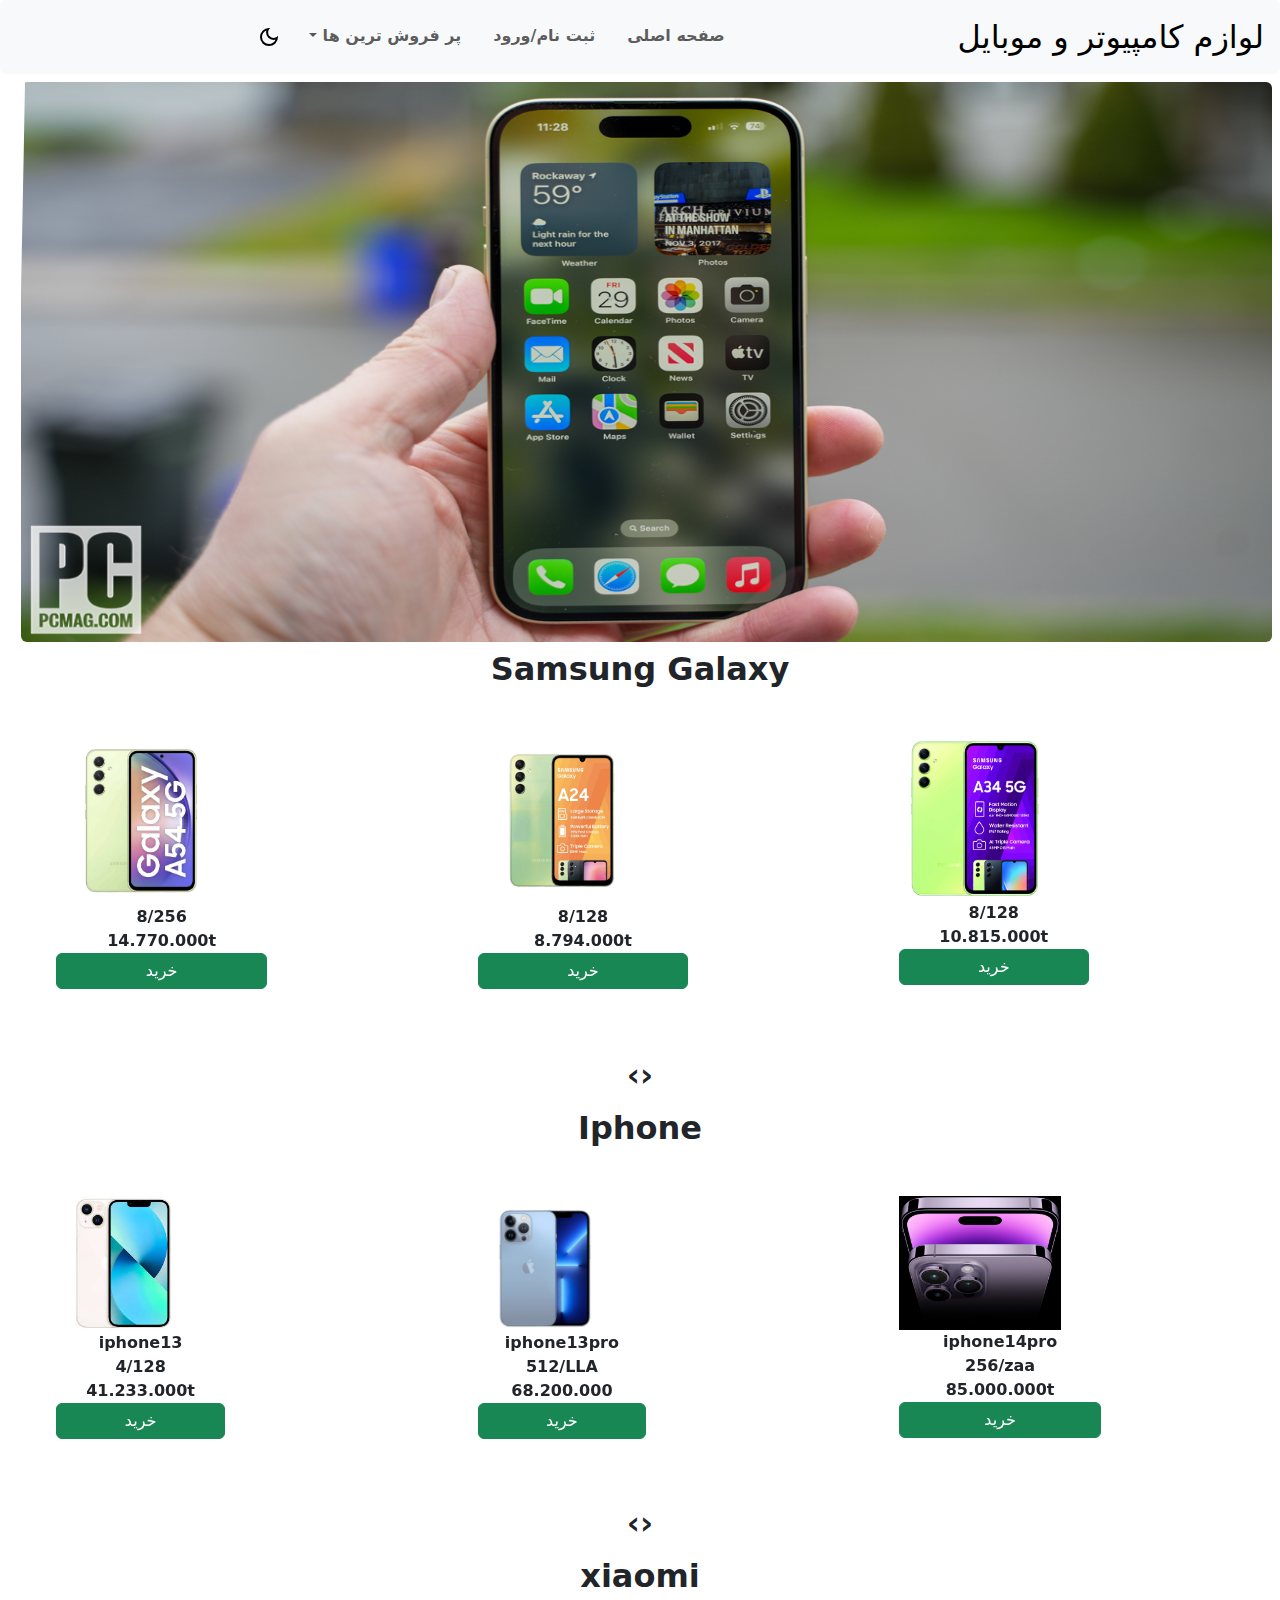
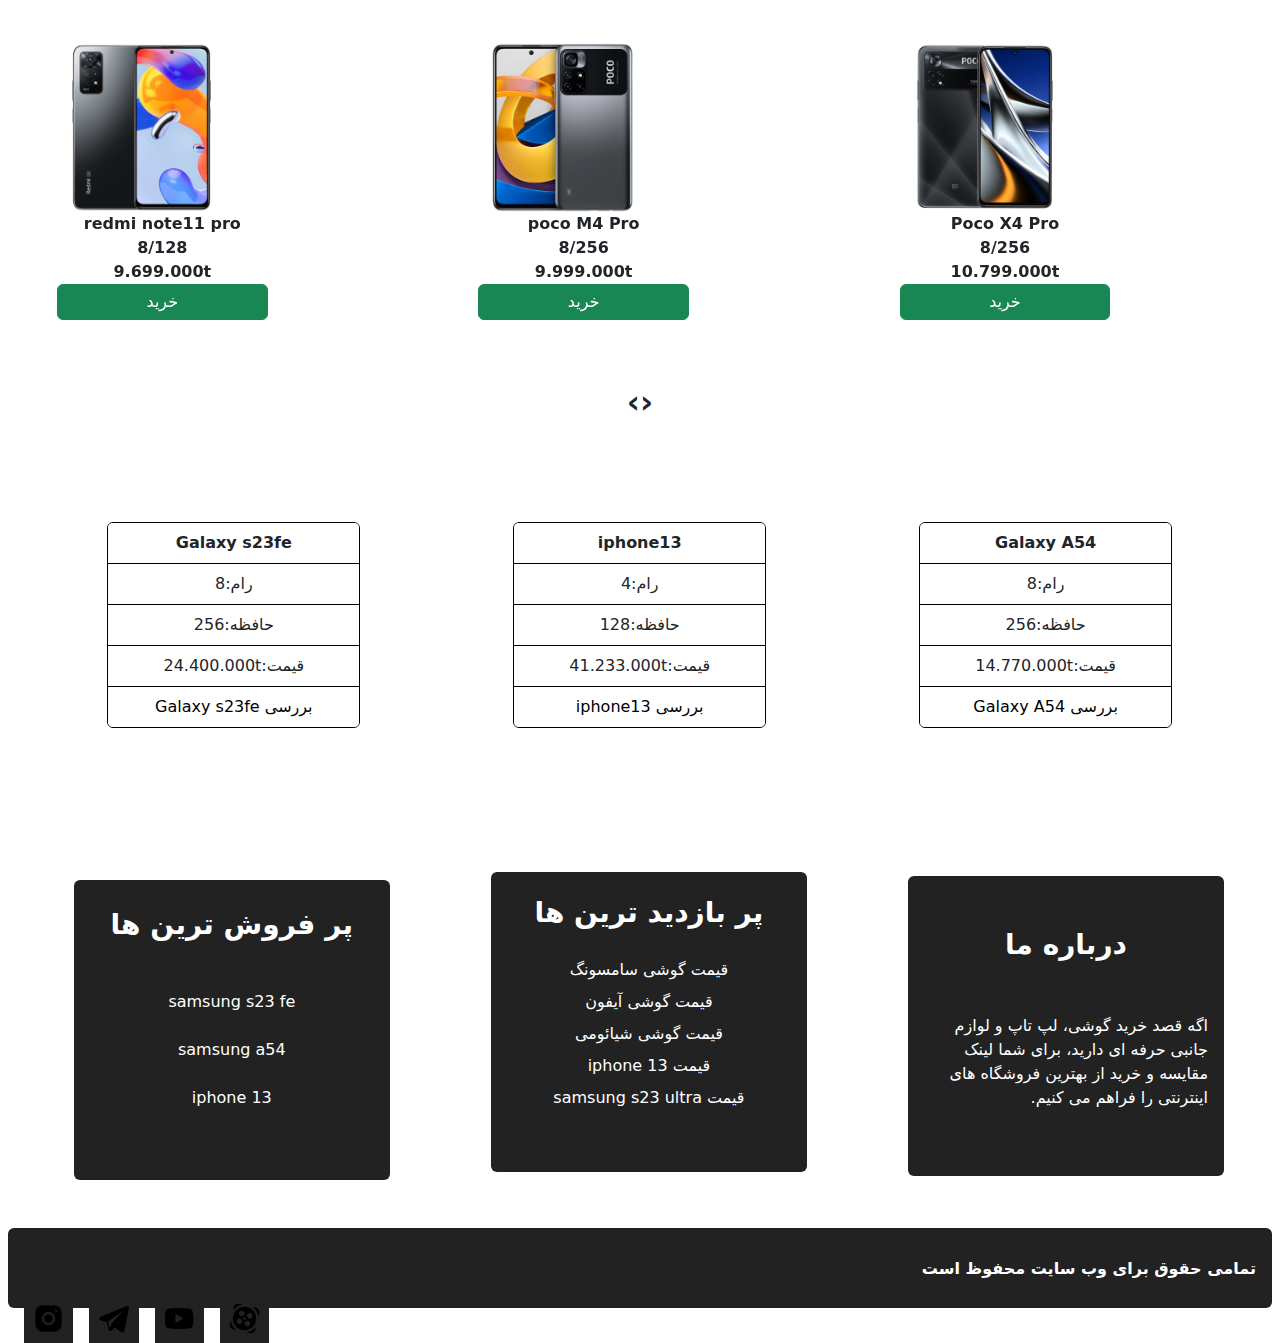
<file: index.html>
<!DOCTYPE html>
<html lang="fa" dir="rtl">
<head>
    <meta charset="UTF-8">
    <meta name="viewport" content="width=device-width, initial-scale=1.0">
    <title>فروشگاه موبایل</title>
    <link rel="stylesheet" href="https://use.fontawesome.com/releases/v5.15.4/css/all.css" integrity="sha384-DyZ88mC6Up2uqS4h/KRgHuoeGwBcD4Ng9SiP4dIRy0EXTlnuz47vAwmeGwVChigm" crossorigin="anonymous"/>
    <link rel="stylesheet" href="https://cdn.jsdelivr.net/npm/bootstrap@5.3.3/dist/css/bootstrap.min.css">
    <link rel="stylesheet" href="css/owl.carousel.min.css">
<link rel="stylesheet" href="css/owl.theme.default.min.css">
    <link rel="stylesheet" href="style.css">
</head>
<body>
   <div class="container-fluid">
    <nav class="navbar navbar-expand-lg bg-body-tertiary fw-bold rounded">
        <div class="container-fluid p-3">
            <h2>لوازم کامپیوتر و موبایل</h2>
            

          <button class="navbar-toggler" type="button" data-bs-toggle="collapse" data-bs-target="#navbarNavDropdown" aria-controls="navbarNavDropdown" aria-expanded="false" aria-label="Toggle navigation">
            <span class="navbar-toggler-icon"></span>
          </button>
          <div class="collapse navbar-collapse justify-content-center" id="navbarNavDropdown">
            <ul class="navbar-nav nav-underline ">
              <li class="nav-item">
                <a class="nav-link menu p-2" aria-current="page" href="index.html">صفحه اصلی</a>
              </li>
              <li class="nav-item">
                <a class="nav-link p-2" href="page2.html" target="_blank" >ثبت نام/ورود</a>
            
              </li>
             
              <li class="nav-item dropdown">
                <a class="nav-link dropdown-toggle p-2" href="#" role="button" data-bs-toggle="dropdown" aria-expanded="false">
                 پر فروش ترین ها
                </a>
                <ul class="dropdown-menu">
                  <li><a class="dropdown-item p-2" href="#porforosh">Samsung A54</a></li>
                  <li><a class="dropdown-item p-2" href="#porforosh">Iphone 13</a></li>
                  <li><a class="dropdown-item p-2" href="#porforosh">samsung s23fe</a></li>
                </ul>
              </li>
            </ul>
           
            
            <div><img class="sun me-3" src="image/light_mode_FILL0_wght400_GRAD0_opsz24.svg" alt=""></div>
            <div><img class="moon me-3" src="image/dark_mode_FILL0_wght400_GRAD0_opsz24.svg " alt=""></div>

          


          </div>
        </div>
        
        
        <div><i class="fa fa-shopping-cart fs-3 m-2" aria-hidden="true"></i></div>

      </nav>

  
        

     




       


      <div class="slider m-2 ">
        <div class="slide ">
    <img class="rounded" src="image/ip.png" alt="iphone">
        </div>
        <div class="slide">
    <img class="rounded" src="image/iphonee.jpg" alt="iphone">
        </div>
        <div class="slide">
            <img class="rounded" src="image/s23ultraa.jpeg" alt="samsung s23 ultra">
        </div>
      


       
       



      <h2 class=" text-center fw-bold mt-2 samsungg">Samsung Galaxy</h2>


   
      <div class="owl-carousel owl-theme fw-bold" id="samsung">
        <div class="a54 m-5" ><img class="" src="image/a54.jpg" alt="">
          8/256
          <br>
      14.770.000t
      <br>
    <button class="btn btn-success w-100">خرید</button>
    </div>
        <div class="a24 m-5"><img src="image/a24.jpg" alt="">
          8/128
          <br>
        8.794.000t
        <br>
        <button class="btn btn-success w-100">خرید</button>
        </div>
        <div class="a34 m-5"><img src="image/a34.webp" alt="">
        8/128
        <br>
        10.815.000t
        <br>
        <button class="btn btn-success w-100">خرید</button>
        </div>
        <div class="a14 m-5"><img src="image/a14.jpg" alt="">
        6/128
        <br>
        7.099.000t
        <br>
        <button class="btn btn-success w-100">خرید</button>
        </div>
        <div class="s21 m-5"><img src="image/s21fe.jpg" alt="">
        8/256
        <br>
        21.070.000t
        <br>
        <button class="btn btn-success w-100">خرید</button>
        </div>
        <div class="s23ultra m-5"><img src="image/s23ultra.jpg" alt="">
          12/256
          <br>
          54.510.000t
          <br>
          <button class="btn btn-success w-100">خرید</button>
        </div>
        <div class="s23fe m-5"><img src="image/S23FE.jpg" alt="">
        8/256
        <br>
        24.400.000t
        <br>
        <button class="btn btn-success w-100">خرید</button>
        </div>
      </div>
      

      <h2 class=" text-center fw-bold mt-2 iphonee" id="iphone">Iphone</h2>



      <div class="owl-carousel owl-theme fw-bold">
        <div class="ip13 m-5"><img src="image/ip13.jpg" alt="">
        iphone13
        <br>
        4/128
        <br>
        41.233.000t
        <br> 
        <button class="w-100 btn btn-success">خرید</button>
        </div>
        <div class="ip13pro m-5"><img src="image/ip13pro.jpeg" alt="">
        iphone13pro 
        <br>
        512/LLA 
        <br>
        68.200.000
        <br>
        <button class="btn btn-success w-100">خرید</button>
        </div>


        <div class="ip14pro m-5 "><img src="image/14pro.jpg" alt="">
          iphone14pro
          <br>
        256/zaa
        <br>
        85.000.000t
        <br>
        <button class="btn btn-success w-100">خرید</button>
        </div>

        <div class="ip13promax m-5"><img class="pic13promax" src="image/13promax.png" alt="">
        <br>
        iphone13promax 
        <br>
        128/ch
        <br>
        81.000.000t
        <br>
        <button class="btn btn-success w-100">خرید</button>
        </div>
       
        <div class="ip15 m-5"><img src="image/ip15.jpg" alt="">
        iphone15
        <br>
        256
        <br>
        52.000.000t
        <br>
        <button class="w-100 btn btn-success ">خرید</button>
        </div>
        <div class="ip15pro m-5"><img src="image/15pro.jpg" alt="">
        iphone15pro
        <br>
        256
        <br>
        70.950.000t
        <br>
        <button class="w-100 btn btn-success ">خرید</button>
        </div>
        <div class="ip15promax m-5"><img src="image/ip15promax.jpg" alt="">
          iphone15promax
          <br>
        512
        <br>
        89.800.000t
        <br>
        <button class="w-100 btn btn-success">خرید</button>
        </div>
      </div>



      <h2 class="text-center mt-2 fw-bold xiaomii" id="xiaomi">xiaomi</h2>



      <div class="owl-carousel owl-theme fw-bold">
        <div class="note11 m-5"><img src="image/note11.jpg" alt="">
        redmi note11 pro
          <br>
        8/128
        <br>
        9.699.000t
        <br>
        <button class="btn btn-success w-100">خرید</button>
        </div>
        <div class="pocom4 m-5"><img src="image/pocom4.jpg" alt="">
        poco M4 Pro
          <br>
        8/256
        <br>
          9.999.000t
          <br>
          <button class="btn btn-success w-100">خرید</button>
        
        </div>
        <div class="pocox4 m-5"><img src="image/pocox4.jpg" alt="">
          Poco X4 Pro
          <br>
          8/256
          <br>
          10.799.000t
          <br>
          <button class="btn btn-success w-100">خرید</button>
        </div>
        <div class="redmi10 m-5"><img src="image/redmi10.jpg" alt="">
          Redmi 10 Prime
          <br>
          4/64
          <br>
          5.650.000t
          <br>
          <button class="w-100 btn btn-success">خرید</button>
        </div>
        <div class="redminote12 m-5"><img src="image/redminote12.jpg" alt="">
          Redmi Note 12S
          <br>
          8/256
          <br>
          8.050.000t
          <br>
          <button class="btn btn-success w-100">خرید</button>
        </div>
        <div class="t11tpro m-5"><img src="image/11tpro.jpg" alt="">
          11t Pro
          <br>
        12/256
        <br>
        24.256.000t
        <br>
        <button class="w-100 btn btn-success">خرید</button>
        </div>
        
      </div>




      <div class="mx-auto m-5">
      
      <div class="card text-center d-inline-block m-5 " id="porforosh" style="width: 18rem;">
       
        <ul class="list-group list-group-flush ">
          <li class="list-group-item fw-bold p-2">Galaxy A54</li>
          <li class="list-group-item p-2">رام:8</li>
          <li class="list-group-item p-2">حافظه:256</li>
          <li class="list-group-item p-2">قیمت:14.770.000t</li>
          <button class="list-group-item btn btn-primary p-2"> <a class="color_button" href="page3.html" target="_blank">بررسی Galaxy A54</a></button>
        </ul>
      </div>


       
      <div class="card text-center d-inline-block m-5 justify-content-center" id="porforosh" style="width: 18rem;">
       
        <ul class="list-group list-group-flush ">
          <li class="list-group-item fw-bold p-2">iphone13</li>
          <li class="list-group-item p-2">رام:4</li>
          <li class="list-group-item p-2">حافظه:128</li>
          <li class="list-group-item p-2">قیمت:41.233.000t</li>
          <button class="list-group-item btn btn-primary p-2"> <a class="color_button" href="page4.html" target="_blank">بررسی iphone13 </a></button>
        </ul>
      </div>




       
      <div class="card text-center d-inline-block m-5 justify-content-center" id="porforosh" style="width: 18rem;">
       
        <ul class="list-group list-group-flush ">
          <li class="list-group-item fw-bold p-2">Galaxy s23fe</li>
          <li class="list-group-item p-2">رام:8</li>
          <li class="list-group-item p-2">حافظه:256</li>
          <li class="list-group-item p-2">قیمت:24.400.000t</li>
          <button class="list-group-item btn btn-primary p-2"> <a class="color_button" href="page5.html" target="_blank">بررسی Galaxy s23fe </a></button>
        </ul>
      </div>


      
    </div>











    

     
<div class="d-inline-block w-25 about rounded m-5 ">
<div class="text-white fs-3 text-center fw-bold p-4 m-4">درباره ما</div>
<div class="  m-3 mt-4 text-white">اگه قصد خرید گوشی، لپ تاپ و لوازم جانبی حرفه ای دارید،  برای شما لینک مقایسه و خرید از بهترین فروشگاه های اینترنتی را فراهم می کنیم. </div>
</div>
<div class="d-inline-block w-25 about rounded m-5 ">
  <div class="fw-bold fs-3 p-3 text-center text-white m-1">پر بازدید ترین ها</div>

  <div class="  text-center p-1 text-white"><a href="#samsung">قیمت گوشی سامسونگ</a></div>
  <div class="  text-center p-1 text-white"><a href="#iphone">قیمت گوشی آیفون</a></div>
  <div class="  text-center p-1 text-white"><a href="#xiaomi">قیمت گوشی شیائومی</a></div>
  <div class="  text-center p-1 text-white"><a href="#porforosh">قیمت iphone 13</a></div>
  <div class="  text-center p-1 text-white"><a href="#samsung">قیمت  samsung s23 ultra</a></div>
    

</div>
<div class="d-inline-block w-25 about rounded m-5">

  <div class="fw-bold fs-3  text-center text-white p-4" >پر فروش ترین ها</div>

  
  <div class=" m-3 text-center p-1 text-white "><a href="#porforosh">samsung s23 fe</a></div>
  <div class=" m-3 text-center p-1 text-white"><a href="#porforosh">samsung a54</a></div>
  <div class=" m-3 text-center p-1 text-white"><a href="#porforosh">iphone 13</a></div>

</div>
   

<div class="w-100 rounded justify-content-center pages p-3 d-inline-block fw-bold">
تمامی حقوق برای وب سایت محفوظ است

<div class="rounded">
<img class="icon p-2 me-3" src="image/icons8-instagram-30.png" alt="">
<img class="icon p-2 me-3" src="image/icons8-telegram-app.svg" alt="">
<img class="icon p-2 me-3" src="image/icons8-youtube.svg" alt="">
<img class="icon p-2 me-3" src="image/icons8-aparat-48(1).png" alt="">
</div>








    </div>
    <script src="https://cdn.jsdelivr.net/npm/bootstrap@5.3.3/dist/js/bootstrap.bundle.min.js"></script>
    <script src="jquery-3.7.1.min.js"></script>
   <script src="js/owl.carousel.min.js"></script>
    <script src="jquery.waypoints.min.js"></script>
    <script src="jquery.counterup.min.js"></script>
    <script src="script.js"></script>
</body>
</html>
</file>
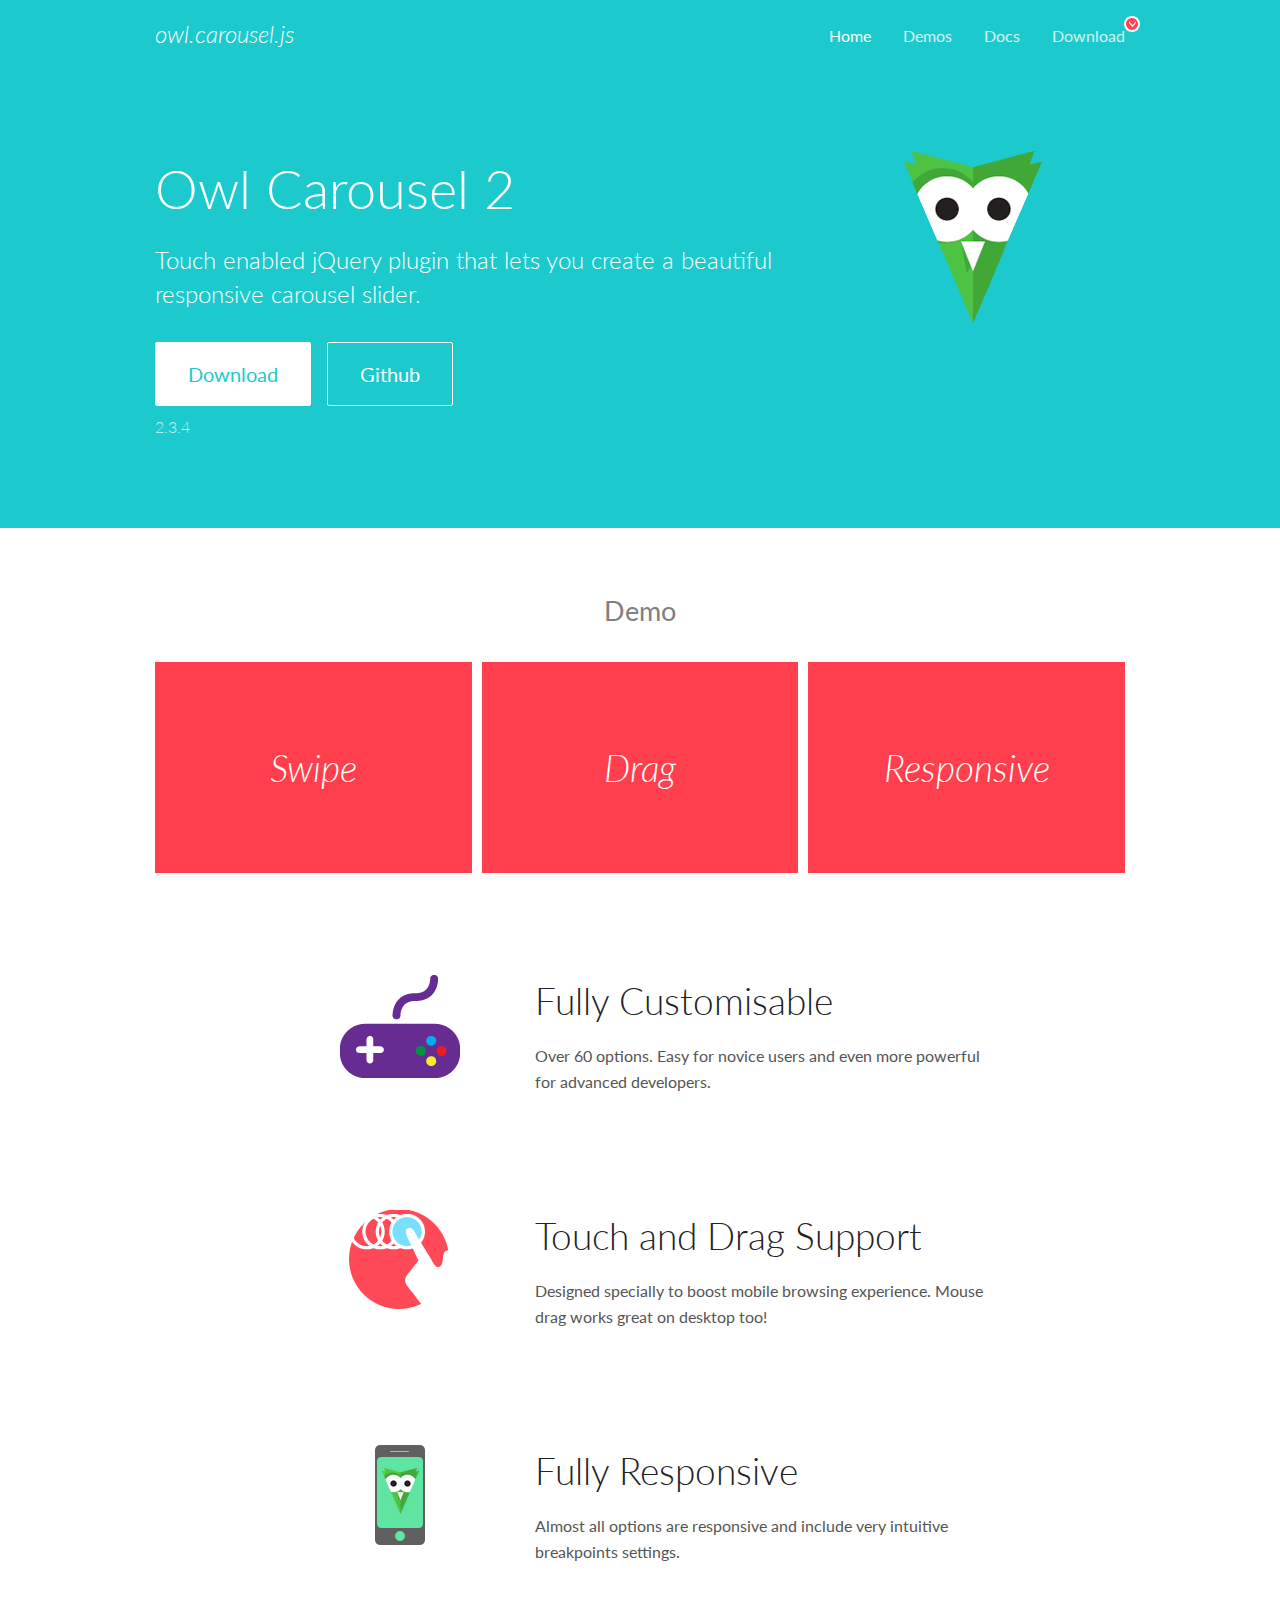
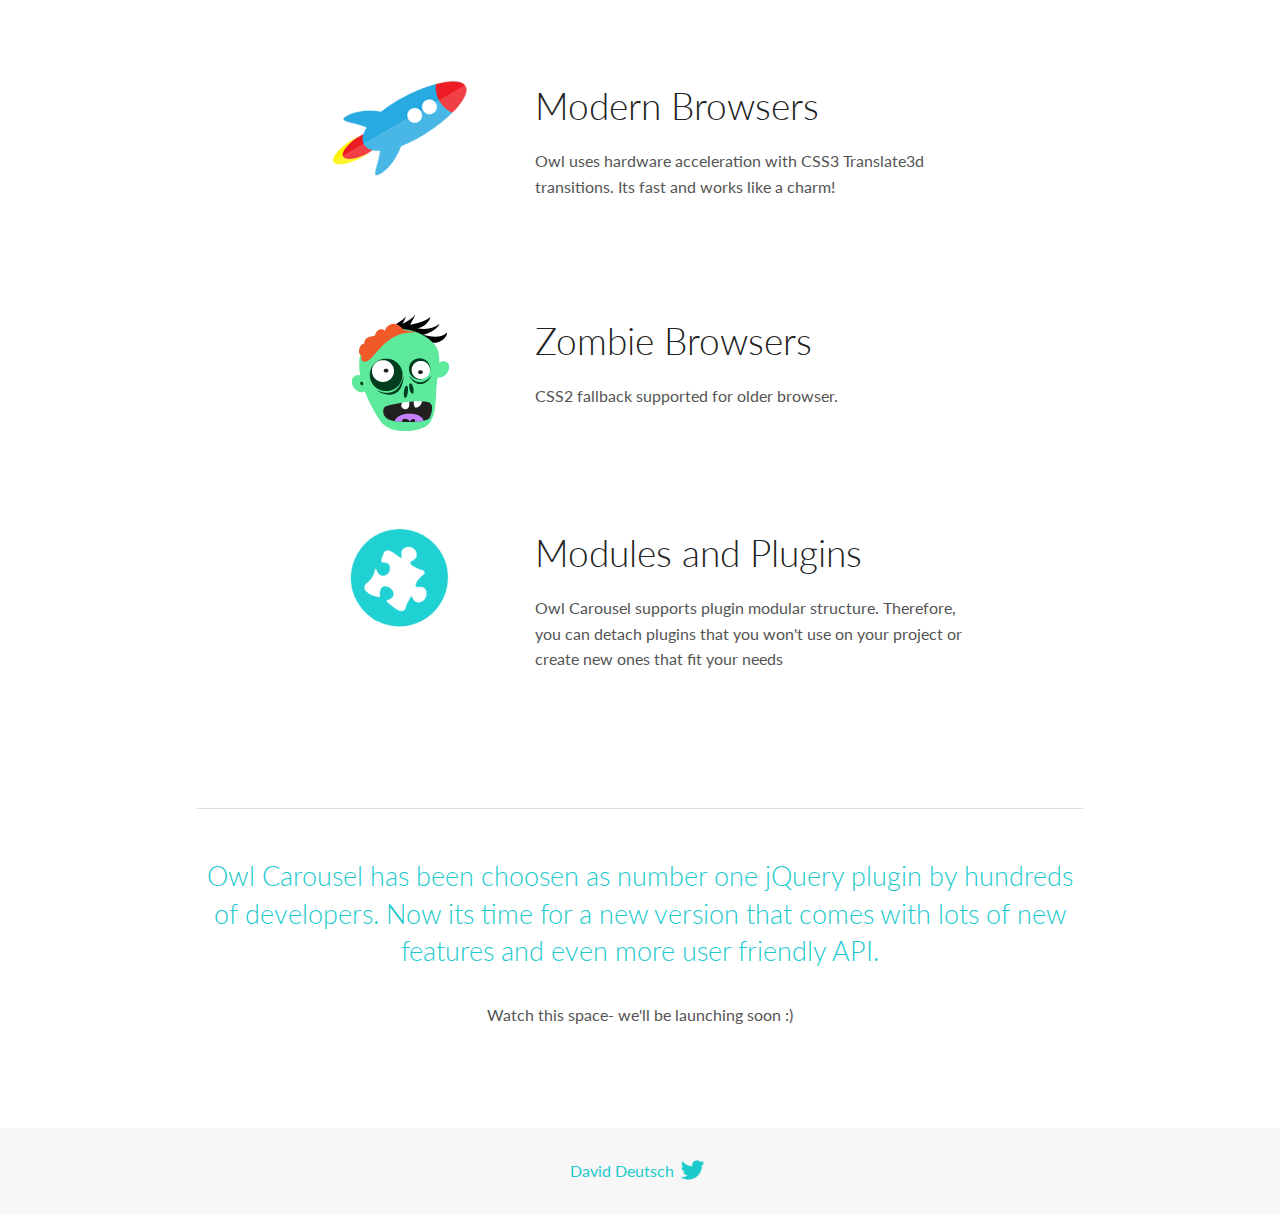
<file: OwlCarousel2-develop/OwlCarousel2-develop/docs/index.html>
<!DOCTYPE html>
<html lang="en">
  <head>

    <!-- head -->
    <meta charset="utf-8">
    <meta name="msapplication-tap-highlight" content="no" />
    <meta name="viewport" content="width=device-width, initial-scale=1.0" />
    <meta name="description" content="Touch enabled jQuery plugin that lets you create beautiful responsive carousel slider.">
    <meta name="author" content="David Deutsch">
    <title>
      Home | Owl Carousel | 2.3.4
    </title>

    <!-- Stylesheets -->
    <link href='https://fonts.googleapis.com/css?family=Lato:300,400,700,400italic,300italic' rel='stylesheet' type='text/css'>
    <link rel="stylesheet" href="assets/css/docs.theme.min.css">

    <!-- Owl Stylesheets -->
    <link rel="stylesheet" href="assets/owlcarousel/assets/owl.carousel.min.css">
    <link rel="stylesheet" href="assets/owlcarousel/assets/owl.theme.default.min.css">

    <!-- HTML5 shim and Respond.js IE8 support of HTML5 elements and media queries -->

    <!--[if lt IE 9]>
      <script src="https://oss.maxcdn.com/libs/html5shiv/3.7.0/html5shiv.js"></script>
      <script src="https://oss.maxcdn.com/libs/respond.js/1.3.0/respond.min.js"></script>
    <![endif]-->

    <!-- Favicons -->
    <link rel="apple-touch-icon-precomposed" sizes="144x144" href="assets/ico/apple-touch-icon-144-precomposed.png">
    <link rel="shortcut icon" href="assets/ico/favicon.png">
    <link rel="shortcut icon" href="favicon.ico">

    <!-- Yeah i know js should not be in header. Its required for demos.-->

    <!-- javascript -->
    <script src="assets/vendors/jquery.min.js"></script>
    <script src="assets/owlcarousel/owl.carousel.js"></script>
  </head>
  <body>

    <!-- header -->
    <header class="header">
      <div class="row">
        <div class="large-12 columns">
          <div class="brand left">
            <h3>
              <a href="/OwlCarousel2/">owl.carousel.js</a> 
            </h3>
          </div>
          <a id="toggle-nav" class="right">
            <span></span> <span></span> <span></span> 
          </a> 
          <div class="nav-bar">
            <ul class="clearfix">
              <li class="active">
                <a href="/OwlCarousel2/index.html">Home</a> 
              </li>
              <li> <a href="/OwlCarousel2/demos/demos.html">Demos</a>  </li>
              <li> <a href="/OwlCarousel2/docs/started-welcome.html">Docs</a>  </li>
              <li>
                <a href="https://github.com/OwlCarousel2/OwlCarousel2/archive/2.3.4.zip">Download</a> 
                <span class="download"></span> 
              </li>
            </ul>
          </div>
        </div>
      </div>
    </header>

    <!-- home panel -->
    <section id="hero">
      <div class="row">
        <div class="large-8 medium-8 columns">
          <h1>Owl Carousel 2</h1>
          <h4>Touch enabled jQuery plugin that lets you create a beautiful responsive carousel slider.</h4>
          <a href="https://github.com/OwlCarousel2/OwlCarousel2/archive/2.3.4.zip" class="hero-button">Download</a> 
          <a href="https://github.com/OwlCarousel2/OwlCarousel2" class="hero-button outline">Github</a> 
          <p>2.3.4</p>
        </div>
        <div class="large-4 medium-4 columns">
          <img class="owl-logo" src="assets/img/owl-logo.png" alt="mr. Owl">
        </div>
      </div>
    </section>

    <!-- body -->
    <div class="home-demo">
      <div class="row">
        <div class="large-12 columns">
          <h3>Demo</h3>
          <div class="owl-carousel">
            <div class="item">
              <h2>Swipe</h2>
            </div>
            <div class="item">
              <h2>Drag</h2>
            </div>
            <div class="item">
              <h2>Responsive</h2>
            </div>
            <div class="item">
              <h2>CSS3</h2>
            </div>
            <div class="item">
              <h2>Fast</h2>
            </div>
            <div class="item">
              <h2>Easy</h2>
            </div>
            <div class="item">
              <h2>Free</h2>
            </div>
            <div class="item">
              <h2>Upgradable</h2>
            </div>
            <div class="item">
              <h2>Tons of options</h2>
            </div>
            <div class="item">
              <h2>Infinity</h2>
            </div>
            <div class="item">
              <h2>Auto Width</h2>
            </div>
          </div>
        </div>
      </div>
    </div>
    <script>
      var owl = $('.owl-carousel');
      owl.owlCarousel({
        margin: 10,
        loop: true,
        responsive: {
          0: {
            items: 1
          },
          600: {
            items: 2
          },
          1000: {
            items: 3
          }
        }
      })
    </script>

    <!-- features -->
    <div id="features">
      <div class="row">
        <div class="small-12 medium-9 small-centered columns">
          <section class="row feature">
            <div class="medium-4 small-12 columns">
              <img src="assets/img/feature-options.png" alt="">
            </div>
            <div class="medium-8 small-12 columns">
              <h2>Fully Customisable</h2>
              <p>Over 60 options. Easy for novice users and even more powerful for advanced developers.</p>
            </div>
          </section>
          <section class="row feature">
            <div class="medium-4 small-12 columns">
              <img src="assets/img/feature-drag.png" alt="">
            </div>
            <div class="medium-8 small-12 columns">
              <h2>Touch and Drag Support</h2>
              <p>Designed specially to boost mobile browsing experience. Mouse drag works great on desktop too!</p>
            </div>
          </section>
          <section class="row feature">
            <div class="medium-4 small-12 columns">
              <img src="assets/img/feature-responsive.png" alt="">
            </div>
            <div class="medium-8 small-12 columns">
              <h2>Fully Responsive</h2>
              <p>Almost all options are responsive and include very intuitive breakpoints settings.</p>
            </div>
          </section>
          <section class="row feature">
            <div class="medium-4 small-12 columns">
              <img src="assets/img/feature-modern.png" alt="">
            </div>
            <div class="medium-8 small-12 columns">
              <h2>Modern Browsers</h2>
              <p>Owl uses hardware acceleration with CSS3 Translate3d transitions. Its fast and works like a charm! </p>
            </div>
          </section>
          <section class="row feature">
            <div class="medium-4 small-12 columns">
              <img src="assets/img/feature-zombie.png" alt="">
            </div>
            <div class="medium-8 small-12 columns">
              <h2>Zombie Browsers</h2>
              <p>CSS2 fallback supported for older browser.</p>
            </div>
          </section>
          <section class="row feature">
            <div class="medium-4 small-12 columns">
              <img src="assets/img/feature-module.png" alt="">
            </div>
            <div class="medium-8 small-12 columns">
              <h2>Modules and Plugins</h2>
              <p>Owl Carousel supports plugin modular structure. Therefore, you can detach plugins that you won&#x27;t use on your project or create new ones that fit your needs</p>
            </div>
          </section>
        </div>
      </div>
    </div>

    <!-- footer -->
    <section id="teaser-text">
      <div class="row">
        <div class="small-12 medium-11 small-centered columns">
          <hr>
          <h3 id="owl-carousel-has-been-choosen-as-number-one-jquery-plugin-by-hundreds-of-developers-now-its-time-for-a-new-version-that-comes-with-lots-of-new-features-and-even-more-user-friendly-api-">Owl Carousel has been choosen as number one jQuery plugin by hundreds of developers. Now its time for a new version that comes with lots of new features and even more user friendly API.</h3>
          <p>Watch this space- we&#39;ll be launching soon :)</p>
        </div>
      </div>
    </section>

    <!-- footer -->
    <footer class="footer">
      <div class="row">
        <div class="large-12 columns">
          <h5>
            <a href="/OwlCarousel2/docs/support-contact.html">David Deutsch</a> 
            <a id="custom-tweet-button" href="https://twitter.com/share?url=https://github.com/OwlCarousel2/OwlCarousel2&text=Owl Carousel - This is so awesome! " target="_blank"></a> 
          </h5>
        </div>
      </div>
    </footer>

    <!-- vendors -->
    <script src="assets/vendors/highlight.js"></script>
    <script src="assets/js/app.js"></script>
  </body>
</html>
</file>
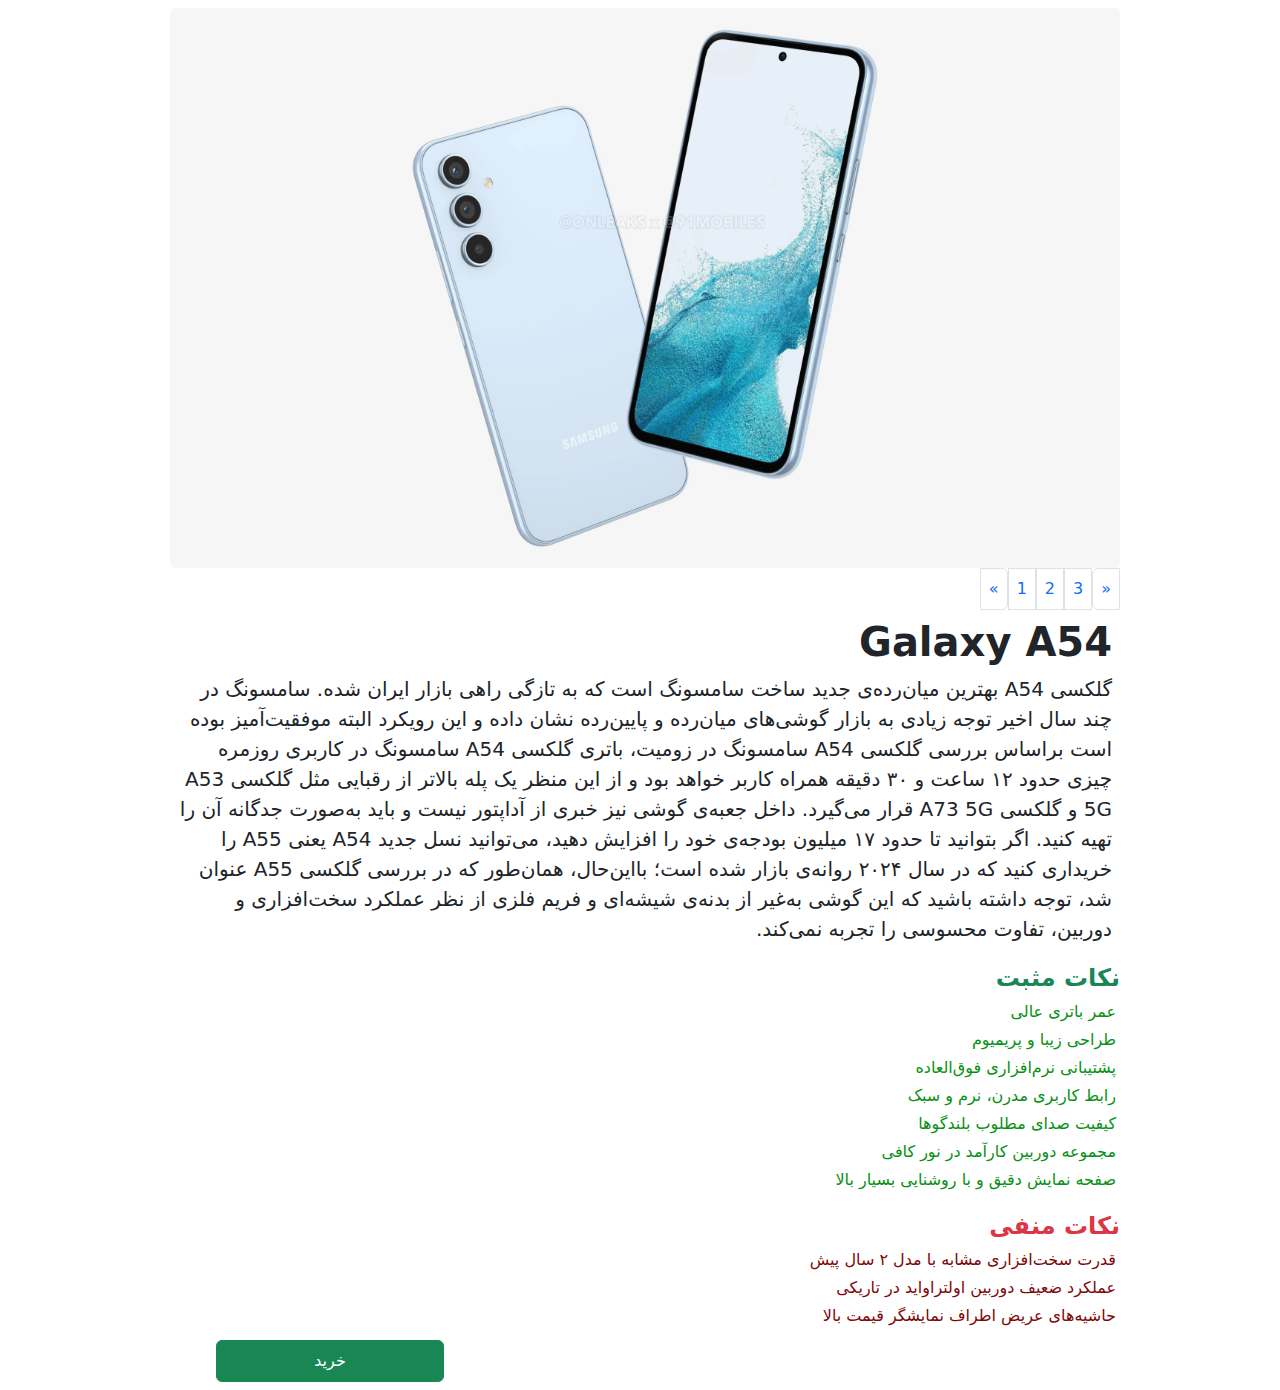
<file: page3.html>
<!DOCTYPE html>
<html lang="fa" dir="rtl">
<head>
    <meta charset="UTF-8">
    <meta name="viewport" content="width=device-width, initial-scale=1.0">
    <title>Galaxy A54</title>
    <link rel="stylesheet" href="https://use.fontawesome.com/releases/v5.15.4/css/all.css" integrity="sha384-DyZ88mC6Up2uqS4h/KRgHuoeGwBcD4Ng9SiP4dIRy0EXTlnuz47vAwmeGwVChigm" crossorigin="anonymous"/>
    <link rel="stylesheet" href="https://cdn.jsdelivr.net/npm/bootstrap@5.3.3/dist/css/bootstrap.min.css">
    <link rel="stylesheet" href="css/owl.carousel.min.css">
<link rel="stylesheet" href="css/owl.theme.default.min.css">
    <link rel="stylesheet" href="style.css">
</head>
<body>





  <div class="slider w-75 mx-auto m-2">
    <div class="slide ">
<img class="rounded" src="image/54.jpg" alt="a54">
    </div>
    <div class="slide">
<img class="rounded" src="image/544.jpg" alt="a54">
    </div>
    <div class="slide">
        <img class="rounded" src="image/5444.jpg" alt="a54">
    </div>





    <nav aria-label="Page navigation example ">
        <ul class="pagination">
          <li class="page-item">
            <a class="page-link p-2" onclick="previous_pic()" href="#" aria-label="Previous">
              <span aria-hidden="true">&laquo;</span>
            </a>
          </li>
          <li class="page-item "><a class="page-link p-2" target="_blank" href="image/54.jpg">3</a></li>
          <li class="page-item "><a class="page-link p-2" target="_blank" href="image/544.jpg">2</a></li>
          <li class="page-item "><a class="page-link p-2" target="_blank" href="image/5444.jpg">1</a></li>
          <li class="page-item">
            <a class="page-link p-2" onclick="next_pic()" href="#" aria-label="Next">
              <span aria-hidden="true">&raquo;</span>
            </a>
          </li>
        </ul>
      </nav>





    <h1 class="fw-bold m-2">Galaxy A54</h1>
    <div class="m-2 fs-5">گلکسی A54 بهترین میان‌رده‌ی جدید ساخت سامسونگ است که به تازگی راهی بازار ایران شده. سامسونگ در چند سال اخیر توجه زیادی به بازار گوشی‌های میان‌رده و پایین‌رده نشان داده و این رویکرد البته موفقیت‌آمیز بوده است


      براساس بررسی گلکسی A54 سامسونگ در زومیت، باتری گلکسی A54 سامسونگ در کاربری روزمره چیزی حدود ۱۲ ساعت و ۳۰ دقیقه همراه کاربر خواهد بود و از این منظر یک پله بالاتر از رقبایی مثل گلکسی A53 5G و گلکسی A73 5G قرار می‌گیرد. داخل جعبه‌ی گوشی نیز خبری از آداپتور نیست و باید به‌صورت جدگانه آن را تهیه کنید.

      اگر بتوانید تا حدود ۱۷ میلیون بودجه‌ی خود را افزایش دهید، می‌توانید نسل جدید A54 یعنی A55 را خریداری کنید که در سال ۲۰۲۴ روانه‌ی بازار شده است؛‌ بااین‌حال، همان‌طور که در بررسی گلکسی A55 عنوان شد، توجه داشته باشید که این گوشی به‌غیر از بدنه‌ی شیشه‌ای و فریم فلزی از نظر عملکرد سخت‌افزاری و دوربین، تفاوت محسوسی را تجربه نمی‌کند.
    </div>


    <div class="text-success fs-4 fw-bold mt-3 ms-5">نکات مثبت</div>

    <div class=" ms-5 mx-auto  mosbat">
      <div class="m-1">عمر باتری عالی</div>
      <div class="m-1">طراحی زیبا و پریمیوم</div>
      <div class="m-1">پشتیبانی نرم‌افزاری فوق‌العاده</div>
      <div class="m-1">رابط کاربری مدرن، نرم و سبک</div>
      <div class="m-1">کیفیت صدای مطلوب بلندگوها</div>
      <div class="m-1">مجموعه دوربین کارآمد در نور کافی</div>
      <div class="m-1">صفحه‌ نمایش دقیق و با روشنایی بسیار بالا</div>

      <div class="text-danger mt-3 fs-4 fw-bold ">نکات منفی</div>
      <div class="manfi">
      <div class="m-1">قدرت سخت‌افزاری مشابه با مدل ۲ سال پیش</div>
      <div  class="m-1">عملکرد ضعیف دوربین اولتراواید در تاریکی</div>
      <div  class="m-1">حاشیه‌های عریض اطراف نمایشگر قیمت بالا</div>

      </div>
    

      <button class="btn btn-success w-25 btn_a54 m-2 p-2">خرید</button>



  <script src="https://cdn.jsdelivr.net/npm/bootstrap@5.3.3/dist/js/bootstrap.bundle.min.js"></script>
    <script src="jquery-3.7.1.min.js"></script>
   <script src="js/owl.carousel.min.js"></script>
    <script src="jquery.waypoints.min.js"></script>
    <script src="jquery.counterup.min.js"></script>
    <script src="script.js"></script>

</body>
</html>
</file>
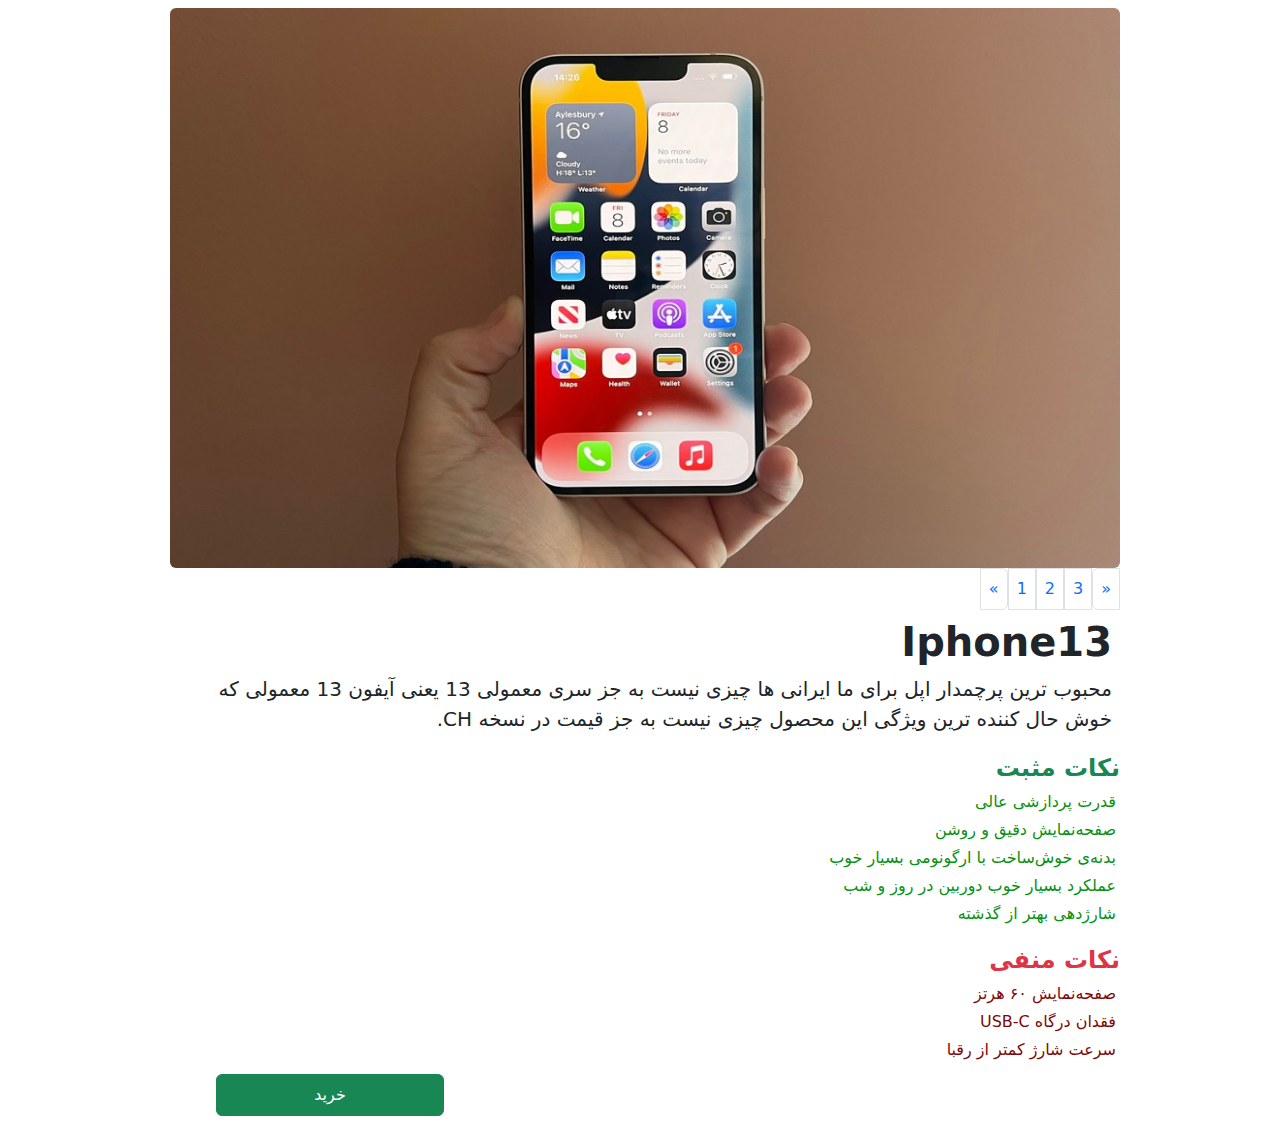
<file: page4.html>
<!DOCTYPE html>
<html lang="fa" dir="rtl">
<head>
    <meta charset="UTF-8">
    <meta name="viewport" content="width=device-width, initial-scale=1.0">
    <title>iphone13</title>
    <link rel="stylesheet" href="https://use.fontawesome.com/releases/v5.15.4/css/all.css" integrity="sha384-DyZ88mC6Up2uqS4h/KRgHuoeGwBcD4Ng9SiP4dIRy0EXTlnuz47vAwmeGwVChigm" crossorigin="anonymous"/>
    <link rel="stylesheet" href="https://cdn.jsdelivr.net/npm/bootstrap@5.3.3/dist/css/bootstrap.min.css">
    <link rel="stylesheet" href="css/owl.carousel.min.css">
<link rel="stylesheet" href="css/owl.theme.default.min.css">
    <link rel="stylesheet" href="style.css">
</head>
<body>





  <div class="slider w-75 mx-auto m-2">
    <div class="slide ">
<img class="rounded" src="image/13.jpg" alt="iphone13">
    </div>
    <div class="slide">
<img class="rounded" src="image/133.webp" alt="iphone13">
    </div>
    <div class="slide">
        <img class="rounded" src="image/1333.webp" alt="iphone13">
    </div>





    <nav aria-label="Page navigation example ">
        <ul class="pagination">
          <li class="page-item">
            <a class="page-link p-2" onclick="previous_pic()" href="#" aria-label="Previous">
              <span aria-hidden="true">&laquo;</span>
            </a>
          </li>
          <li class="page-item "><a class="page-link p-2" target="_blank" href="image/13.jpg">3</a></li>
          <li class="page-item "><a class="page-link p-2" target="_blank" href="image/133.webp">2</a></li>
          <li class="page-item "><a class="page-link p-2" target="_blank" href="image/1333.webp">1</a></li>
          <li class="page-item">
            <a class="page-link p-2" onclick="next_pic()" href="#" aria-label="Next">
              <span aria-hidden="true">&raquo;</span>
            </a>
          </li>
        </ul>
      </nav>





    <h1 class="fw-bold m-2">Iphone13</h1>
    <div class="m-2 fs-5">
        محبوب ترین پرچمدار اپل برای ما ایرانی ها چیزی نیست به جز سری معمولی 13 یعنی آیفون 13 معمولی که خوش حال کننده ترین ویژگی این محصول چیزی نیست به جز قیمت در نسخه CH.
    </div>


    <div class="text-success fs-4 fw-bold mt-3 ms-5">نکات مثبت</div>

    <div class=" ms-5 mx-auto  mosbat">
      <div class="m-1">قدرت پردازشی عالی</div>
      <div class="m-1">صفحه‌نمایش دقیق و روشن</div>
      <div class="m-1">بدنه‌ی خوش‌ساخت با ارگونومی بسیار خوب</div>
      <div class="m-1">عملکرد بسیار خوب دوربین در روز و شب</div>
      <div class="m-1">شارژدهی بهتر از گذشته</div>
     

      <div class="text-danger mt-3 fs-4 fw-bold ">نکات منفی</div>
      <div class="manfi">
      <div class="m-1">صفحه‌نمایش ۶۰ هرتز</div>
      <div  class="m-1">فقدان درگاه USB-C</div>
      <div  class="m-1">سرعت شارژ کمتر از رقبا</div>

      </div>
    

      <button class="btn btn-success w-25 btn_a54 m-2 p-2">خرید</button>



  <script src="https://cdn.jsdelivr.net/npm/bootstrap@5.3.3/dist/js/bootstrap.bundle.min.js"></script>
    <script src="jquery-3.7.1.min.js"></script>
   <script src="js/owl.carousel.min.js"></script>
    <script src="jquery.waypoints.min.js"></script>
    <script src="jquery.counterup.min.js"></script>
    <script src="script.js"></script>
</file>
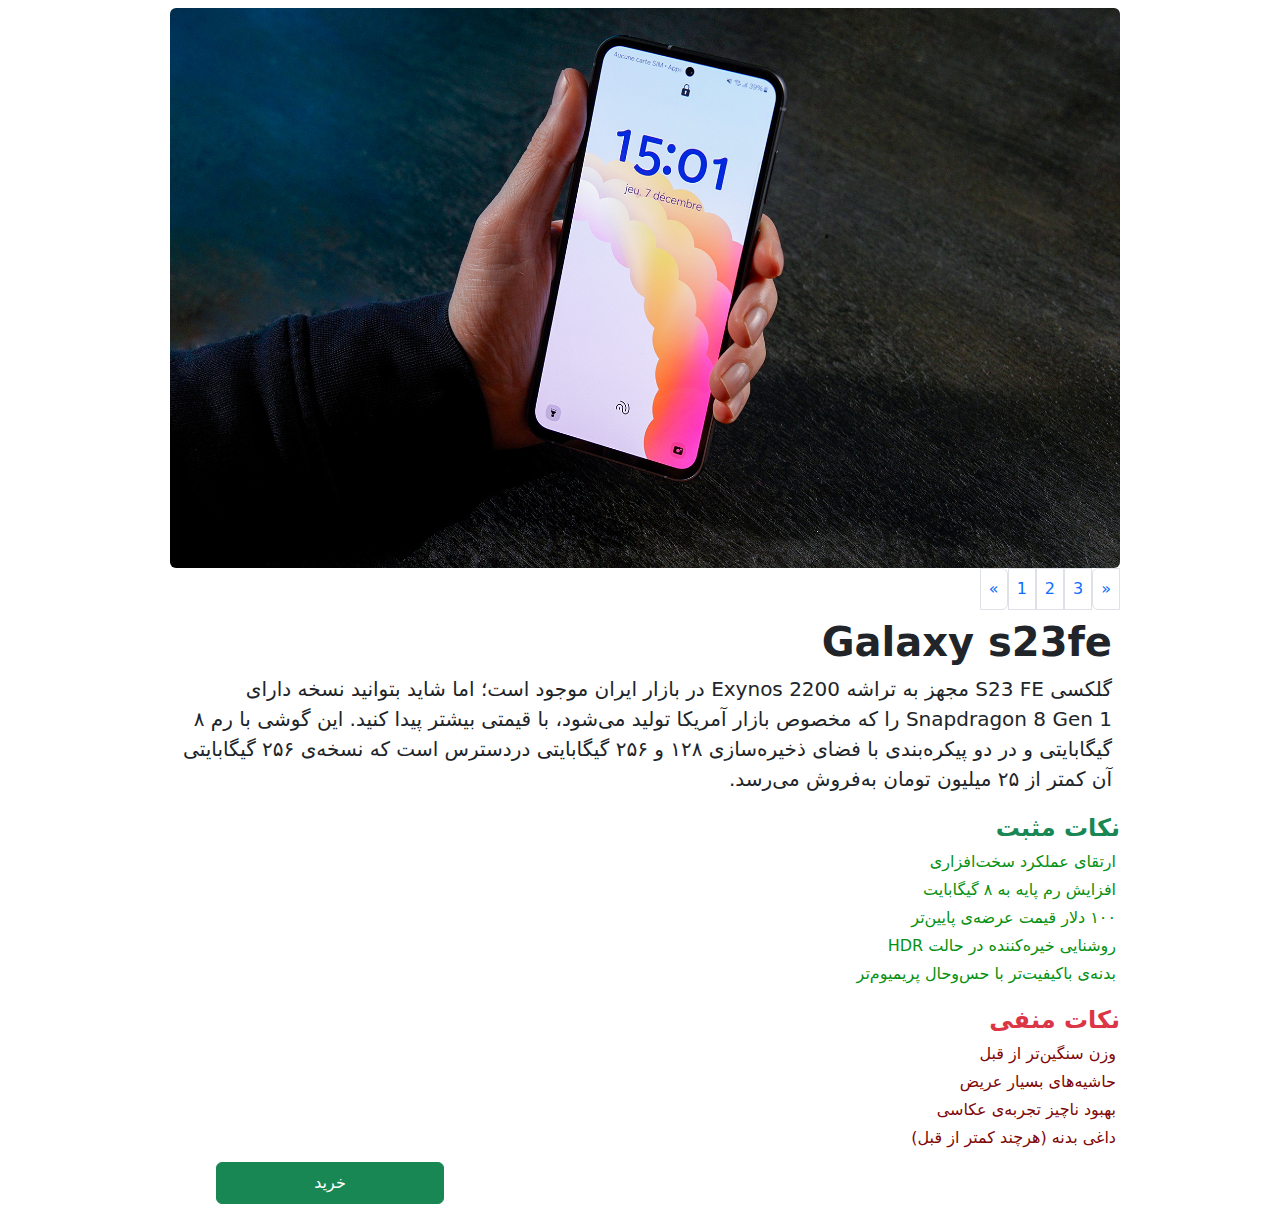
<file: page5.html>
<!DOCTYPE html>
<html lang="fa" dir="rtl">
<head>
    <meta charset="UTF-8">
    <meta name="viewport" content="width=device-width, initial-scale=1.0">
    <title>Galaxy s23fe</title>
    <link rel="stylesheet" href="https://use.fontawesome.com/releases/v5.15.4/css/all.css" integrity="sha384-DyZ88mC6Up2uqS4h/KRgHuoeGwBcD4Ng9SiP4dIRy0EXTlnuz47vAwmeGwVChigm" crossorigin="anonymous"/>
    <link rel="stylesheet" href="https://cdn.jsdelivr.net/npm/bootstrap@5.3.3/dist/css/bootstrap.min.css">
    <link rel="stylesheet" href="css/owl.carousel.min.css">
<link rel="stylesheet" href="css/owl.theme.default.min.css">
    <link rel="stylesheet" href="style.css">
</head>
<body>





  <div class="slider w-75 mx-auto m-2">
    <div class="slide ">
<img class="rounded" src="image/s23.jpeg" alt="Galaxy s23fe">
    </div>
    <div class="slide">
<img class="rounded" src="image/s233.jpg" alt="Galaxy s23fe">
    </div>
    <div class="slide">
        <img class="rounded" src="image/s2333.webp" alt="Galaxy s23fe">
    </div>





    <nav aria-label="Page navigation example ">
        <ul class="pagination">
          <li class="page-item">
            <a class="page-link p-2" onclick="previous_pic()" href="#" aria-label="Previous">
              <span aria-hidden="true">&laquo;</span>
            </a>
          </li>
          <li class="page-item "><a class="page-link p-2" target="_blank" href="image/s23.jpeg">3</a></li>
          <li class="page-item "><a class="page-link p-2" target="_blank" href="image/s233.jpg">2</a></li>
          <li class="page-item "><a class="page-link p-2" target="_blank" href="image/s2333.webp">1</a></li>
          <li class="page-item">
            <a class="page-link p-2" onclick="next_pic()" href="#" aria-label="Next">
              <span aria-hidden="true">&raquo;</span>
            </a>
          </li>
        </ul>
      </nav>





    <h1 class="fw-bold m-2">Galaxy s23fe</h1>
    <div class="m-2 fs-5">
        گلکسی S23 FE مجهز به تراشه Exynos 2200 در بازار ایران موجود است؛ اما شاید بتوانید نسخه دارای Snapdragon 8 Gen 1 را که مخصوص بازار آمریکا تولید می‌شود، با قیمتی بیشتر پیدا کنید. این گوشی با رم ۸ گیگابایتی و در دو پیکره‌بندی با فضای ذخیره‌سازی ۱۲۸ و ۲۵۶ گیگابایتی دردسترس است که نسخه‌ی ۲۵۶ گیگابایتی آن کمتر از ۲۵ میلیون تومان به‌فروش می‌رسد.
    </div>


    <div class="text-success fs-4 fw-bold mt-3 ms-5">نکات مثبت</div>

    <div class=" ms-5 mx-auto  mosbat">
      <div class="m-1">ارتقای عملکرد سخت‌‌افزاری</div>
      <div class="m-1">افزایش رم پایه به ۸ گیگابایت</div>
      <div class="m-1">۱۰۰ دلار قیمت عرضه‌ی پایین‌تر</div>
      <div class="m-1">روشنایی خیره‌کننده در حالت HDR</div>
      <div class="m-1">بدنه‌ی باکیفیت‌تر با حس‌وحال پریمیوم‌تر</div>
     

      <div class="text-danger mt-3 fs-4 fw-bold ">نکات منفی</div>
      <div class="manfi">
      <div class="m-1">وزن سنگین‌تر از قبل</div>
      <div  class="m-1">حاشیه‌های بسیار عریض</div>
      <div  class="m-1">بهبود ناچیز تجربه‌ی عکاسی</div>
      <div class="m-1">داغی بدنه (هرچند کمتر از قبل)</div>

      </div>
    

      <button class="btn btn-success w-25 btn_a54 m-2 p-2">خرید</button>



  <script src="https://cdn.jsdelivr.net/npm/bootstrap@5.3.3/dist/js/bootstrap.bundle.min.js"></script>
    <script src="jquery-3.7.1.min.js"></script>
   <script src="js/owl.carousel.min.js"></script>
    <script src="jquery.waypoints.min.js"></script>
    <script src="jquery.counterup.min.js"></script>
    <script src="script.js"></script>
</file>
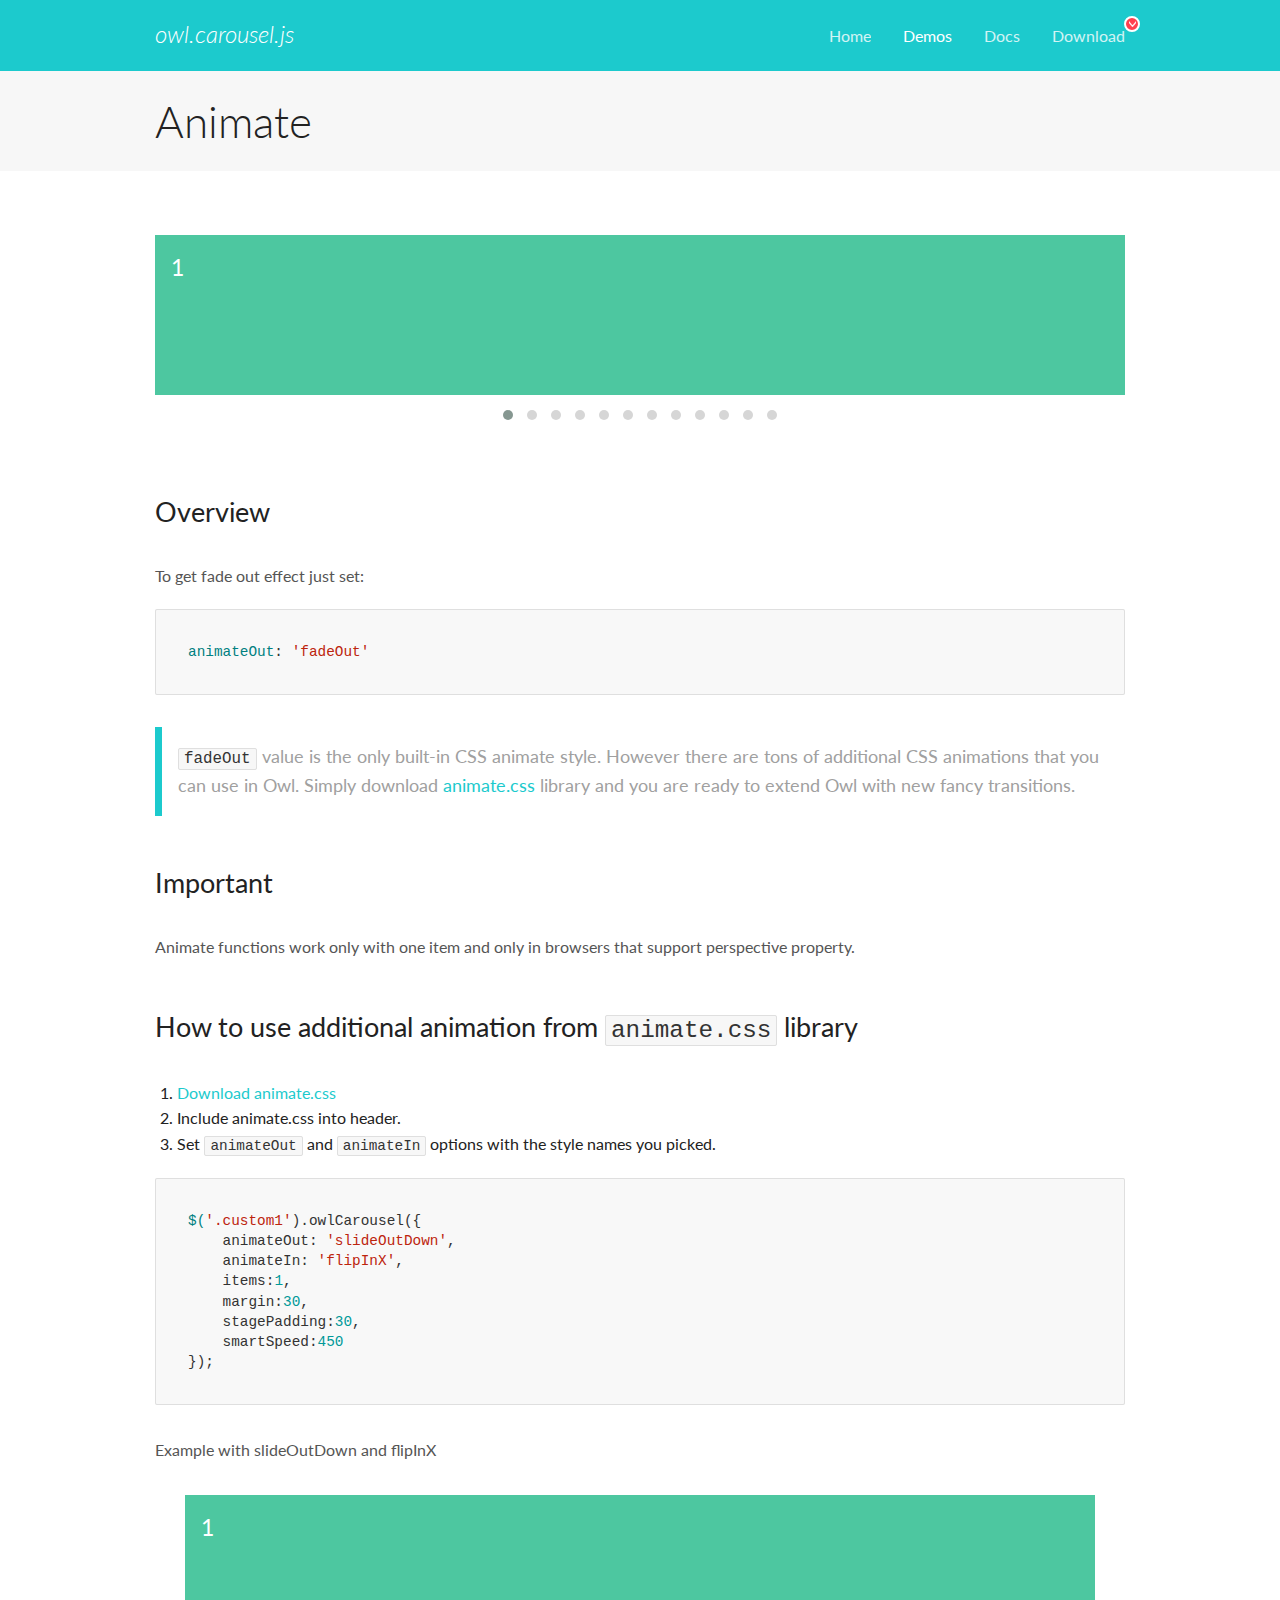
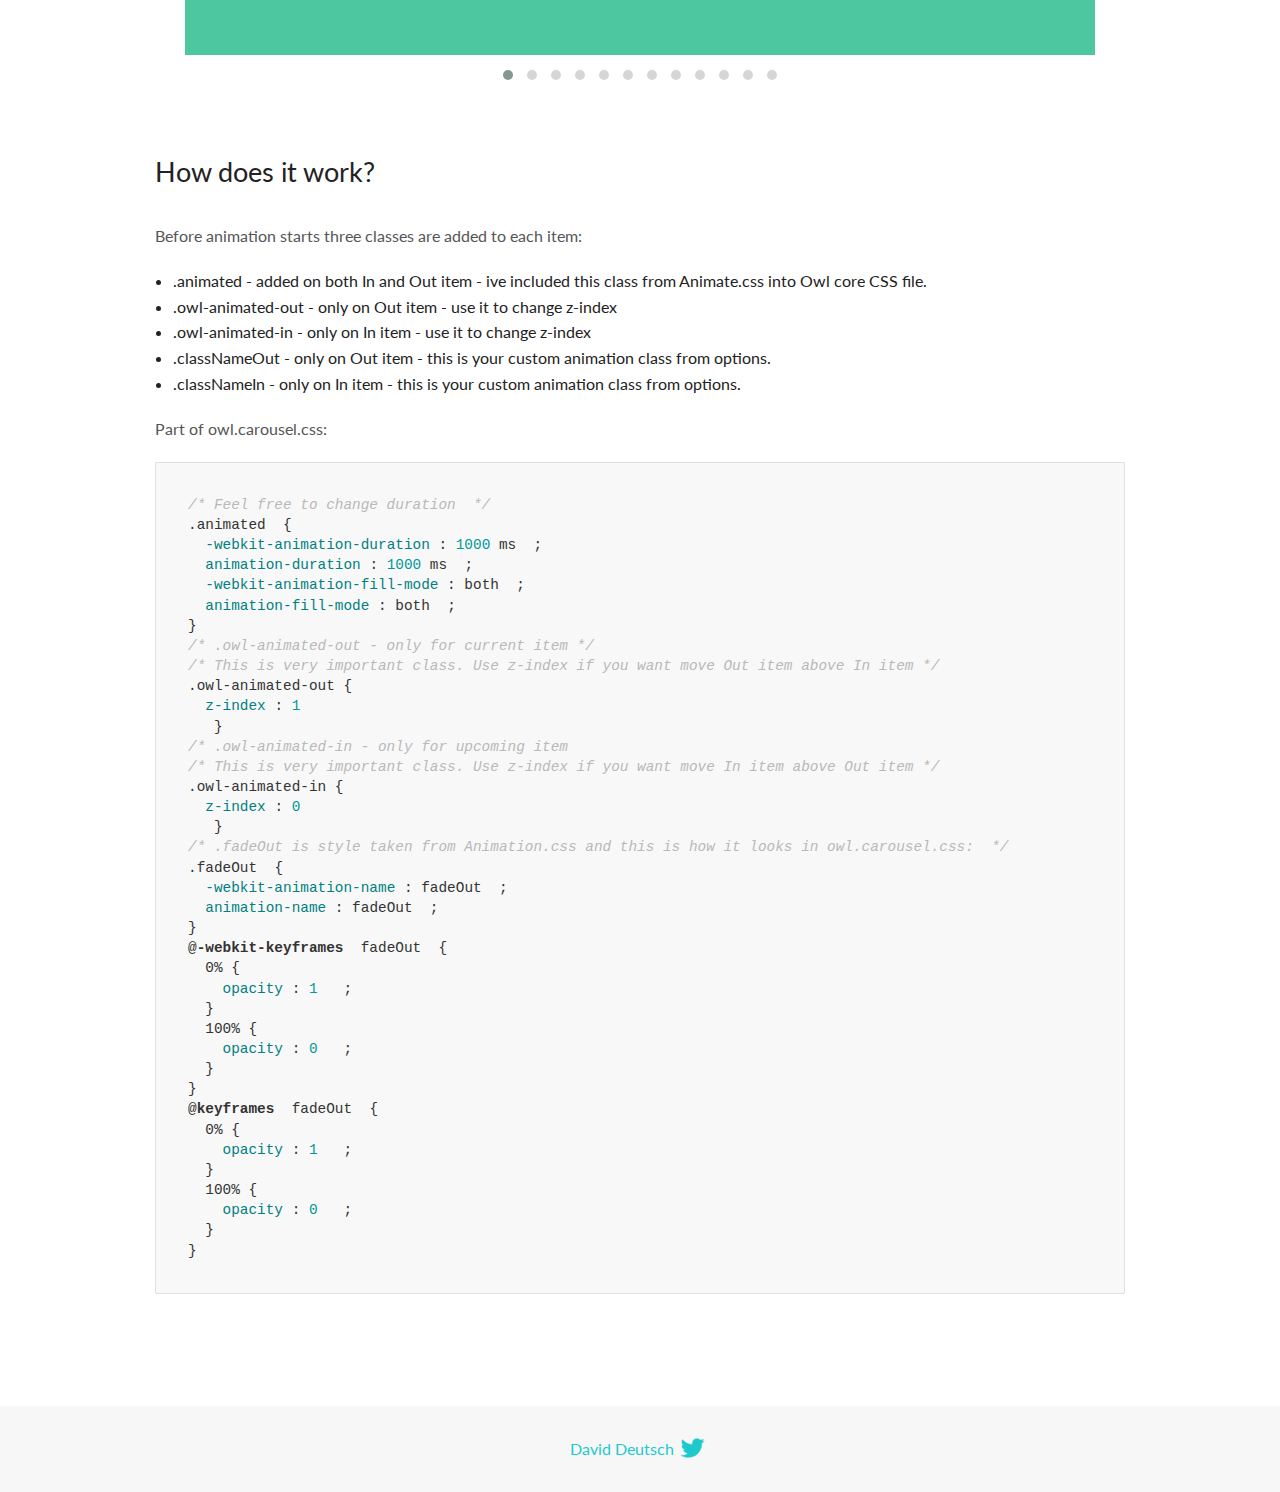
<file: OwlCarousel2-develop/OwlCarousel2-develop/docs/demos/animate.html>
<!DOCTYPE html>
<html lang="en">
  <head>

    <!-- head -->
    <meta charset="utf-8">
    <meta name="msapplication-tap-highlight" content="no" />
    <meta name="viewport" content="width=device-width, initial-scale=1.0" />
    <meta name="description" content="Animate carousel">
    <meta name="author" content="David Deutsch">
    <title>
      Animate Demo | Owl Carousel | 2.3.4
    </title>

    <!-- Stylesheets -->
    <link href='https://fonts.googleapis.com/css?family=Lato:300,400,700,400italic,300italic' rel='stylesheet' type='text/css'>
    <link rel="stylesheet" href="../assets/css/docs.theme.min.css">

    <!-- Owl Stylesheets -->
    <link rel="stylesheet" href="../assets/owlcarousel/assets/owl.carousel.min.css">
    <link rel="stylesheet" href="../assets/owlcarousel/assets/owl.theme.default.min.css">

    <!-- HTML5 shim and Respond.js IE8 support of HTML5 elements and media queries -->

    <!--[if lt IE 9]>
      <script src="https://oss.maxcdn.com/libs/html5shiv/3.7.0/html5shiv.js"></script>
      <script src="https://oss.maxcdn.com/libs/respond.js/1.3.0/respond.min.js"></script>
    <![endif]-->

    <!-- Favicons -->
    <link rel="apple-touch-icon-precomposed" sizes="144x144" href="../assets/ico/apple-touch-icon-144-precomposed.png">
    <link rel="shortcut icon" href="../assets/ico/favicon.png">
    <link rel="shortcut icon" href="favicon.ico">

    <!-- Yeah i know js should not be in header. Its required for demos.-->

    <!-- javascript -->
    <script src="../assets/vendors/jquery.min.js"></script>
    <script src="../assets/owlcarousel/owl.carousel.js"></script>
  </head>
  <body>

    <!-- header -->
    <header class="header">
      <div class="row">
        <div class="large-12 columns">
          <div class="brand left">
            <h3>
              <a href="/OwlCarousel2/">owl.carousel.js</a> 
            </h3>
          </div>
          <a id="toggle-nav" class="right">
            <span></span> <span></span> <span></span> 
          </a> 
          <div class="nav-bar">
            <ul class="clearfix">
              <li> <a href="/OwlCarousel2/index.html">Home</a>  </li>
              <li class="active">
                <a href="/OwlCarousel2/demos/demos.html">Demos</a> 
              </li>
              <li> <a href="/OwlCarousel2/docs/started-welcome.html">Docs</a>  </li>
              <li>
                <a href="https://github.com/OwlCarousel2/OwlCarousel2/archive/2.3.4.zip">Download</a> 
                <span class="download"></span> 
              </li>
            </ul>
          </div>
        </div>
      </div>
    </header>

    <!-- title -->
    <section class="title">
      <div class="row">
        <div class="large-12 columns">
          <h1>Animate</h1>
        </div>
      </div>
    </section>

    <!--  Demos -->
    <section id="demos">
      <div class="row">
        <div class="large-12 columns">
          <div class="fadeOut owl-carousel owl-theme">
            <div class="item">
              <h4>1</h4>
            </div>
            <div class="item">
              <h4>2</h4>
            </div>
            <div class="item">
              <h4>3</h4>
            </div>
            <div class="item">
              <h4>4</h4>
            </div>
            <div class="item">
              <h4>5</h4>
            </div>
            <div class="item">
              <h4>6</h4>
            </div>
            <div class="item">
              <h4>7</h4>
            </div>
            <div class="item">
              <h4>8</h4>
            </div>
            <div class="item">
              <h4>9</h4>
            </div>
            <div class="item">
              <h4>10</h4>
            </div>
            <div class="item">
              <h4>11</h4>
            </div>
            <div class="item">
              <h4>12</h4>
            </div>
          </div>
          <h3 id="overview">Overview</h3>
          <p>To get fade out effect just set:</p>
          <pre><code>animateOut: &#39;fadeOut&#39;</code></pre>
          <blockquote>
            <p><code>fadeOut</code> value is the only built-in CSS animate style. However there are tons of additional CSS animations that you can use in Owl. Simply download
              <a href="https://daneden.github.io/animate.css/">animate.css</a>  library and you are ready to extend Owl with new fancy transitions.</p>
          </blockquote>
          <h3 id="important">Important</h3>
          <p>Animate functions work only with one item and only in browsers that support perspective property.</p>
          <h3 id="how-to-use-additional-animation-from-animate-css-library">How to use additional animation from <code>animate.css</code> library</h3>
          <ol>
            <li> <a href="https://daneden.github.io/animate.css/">Download animate.css</a>  </li>
            <li>Include animate.css into header.</li>
            <li>Set <code>animateOut</code> and <code>animateIn</code> options with the style names you picked.</li>
          </ol>
          <pre><code>$(&#39;.custom1&#39;).owlCarousel({
    animateOut: &#39;slideOutDown&#39;,
    animateIn: &#39;flipInX&#39;,
    items:1,
    margin:30,
    stagePadding:30,
    smartSpeed:450
});</code></pre>
          <p>Example with slideOutDown and flipInX</p>
          <div class="custom1 owl-carousel owl-theme">
            <div class="item">
              <h4>1</h4>
            </div>
            <div class="item">
              <h4>2</h4>
            </div>
            <div class="item">
              <h4>3</h4>
            </div>
            <div class="item">
              <h4>4</h4>
            </div>
            <div class="item">
              <h4>5</h4>
            </div>
            <div class="item">
              <h4>6</h4>
            </div>
            <div class="item">
              <h4>7</h4>
            </div>
            <div class="item">
              <h4>8</h4>
            </div>
            <div class="item">
              <h4>9</h4>
            </div>
            <div class="item">
              <h4>10</h4>
            </div>
            <div class="item">
              <h4>11</h4>
            </div>
            <div class="item">
              <h4>12</h4>
            </div>
          </div>
          <h3 id="how-does-it-work-">How does it work?</h3>
          <p>Before animation starts three classes are added to each item:</p>
          <ul>
            <li>.animated - added on both In and Out item - ive included this class from Animate.css into Owl core CSS file.</li>
            <li>.owl-animated-out - only on Out item - use it to change z-index</li>
            <li>.owl-animated-in - only on In item - use it to change z-index</li>
            <li>.classNameOut - only on Out item - this is your custom animation class from options.</li>
            <li>.classNameIn - only on In item - this is your custom animation class from options.</li>
          </ul>
          <p>Part of owl.carousel.css:</p>
          <pre><code class="language-css"><span class="comment">/* Feel free to change duration  */</span> 
<span class="class">.animated</span>  <span class="rules">{
  <span class="rule"><span class="attribute">-webkit-animation-duration</span> :<span class="value"> <span class="number">1000</span> ms</span> </span> ;
  <span class="rule"><span class="attribute">animation-duration</span> :<span class="value"> <span class="number">1000</span> ms</span> </span> ;
  <span class="rule"><span class="attribute">-webkit-animation-fill-mode</span> :<span class="value"> both</span> </span> ;
  <span class="rule"><span class="attribute">animation-fill-mode</span> :<span class="value"> both</span> </span> ;
<span class="rule">}</span> </span> 
<span class="comment">/* .owl-animated-out - only for current item */</span> 
<span class="comment">/* This is very important class. Use z-index if you want move Out item above In item */</span> 
<span class="class">.owl-animated-out</span> <span class="rules">{
  <span class="rule"><span class="attribute">z-index</span> :<span class="value"> <span class="number">1</span> 
</span> </span> </span> }
<span class="comment">/* .owl-animated-in - only for upcoming item
/* This is very important class. Use z-index if you want move In item above Out item */</span> 
<span class="class">.owl-animated-in</span> <span class="rules">{
  <span class="rule"><span class="attribute">z-index</span> :<span class="value"> <span class="number">0</span> 
</span> </span> </span> }
<span class="comment">/* .fadeOut is style taken from Animation.css and this is how it looks in owl.carousel.css:  */</span> 
<span class="class">.fadeOut</span>  <span class="rules">{
  <span class="rule"><span class="attribute">-webkit-animation-name</span> :<span class="value"> fadeOut</span> </span> ;
  <span class="rule"><span class="attribute">animation-name</span> :<span class="value"> fadeOut</span> </span> ;
<span class="rule">}</span> </span> 
<span class="at_rule">@<span class="keyword">-webkit-keyframes</span>  fadeOut </span> {
  0% <span class="rules">{
    <span class="rule"><span class="attribute">opacity</span> :<span class="value"> <span class="number">1</span> </span> </span> ;
  <span class="rule">}</span> </span> 
  100% <span class="rules">{
    <span class="rule"><span class="attribute">opacity</span> :<span class="value"> <span class="number">0</span> </span> </span> ;
  <span class="rule">}</span> </span> 
}
<span class="at_rule">@<span class="keyword">keyframes</span>  fadeOut </span> {
  0% <span class="rules">{
    <span class="rule"><span class="attribute">opacity</span> :<span class="value"> <span class="number">1</span> </span> </span> ;
  <span class="rule">}</span> </span> 
  100% <span class="rules">{
    <span class="rule"><span class="attribute">opacity</span> :<span class="value"> <span class="number">0</span> </span> </span> ;
  <span class="rule">}</span> </span> 
}</code></pre>
          <link rel="stylesheet" href="../assets/css/animate.css">
          <script>
            jQuery(document).ready(function($) {
              $('.fadeOut').owlCarousel({
                items: 1,
                animateOut: 'fadeOut',
                loop: true,
                margin: 10,
              });
              $('.custom1').owlCarousel({
                animateOut: 'slideOutDown',
                animateIn: 'flipInX',
                items: 1,
                margin: 30,
                stagePadding: 30,
                smartSpeed: 450
              });
            });
          </script>
        </div>
      </div>
    </section>

    <!-- footer -->
    <footer class="footer">
      <div class="row">
        <div class="large-12 columns">
          <h5>
            <a href="/OwlCarousel2/docs/support-contact.html">David Deutsch</a> 
            <a id="custom-tweet-button" href="https://twitter.com/share?url=https://github.com/OwlCarousel2/OwlCarousel2&text=Owl Carousel - This is so awesome! " target="_blank"></a> 
          </h5>
        </div>
      </div>
    </footer>

    <!-- vendors -->
    <script src="../assets/vendors/highlight.js"></script>
    <script src="../assets/js/app.js"></script>
  </body>
</html>
</file>
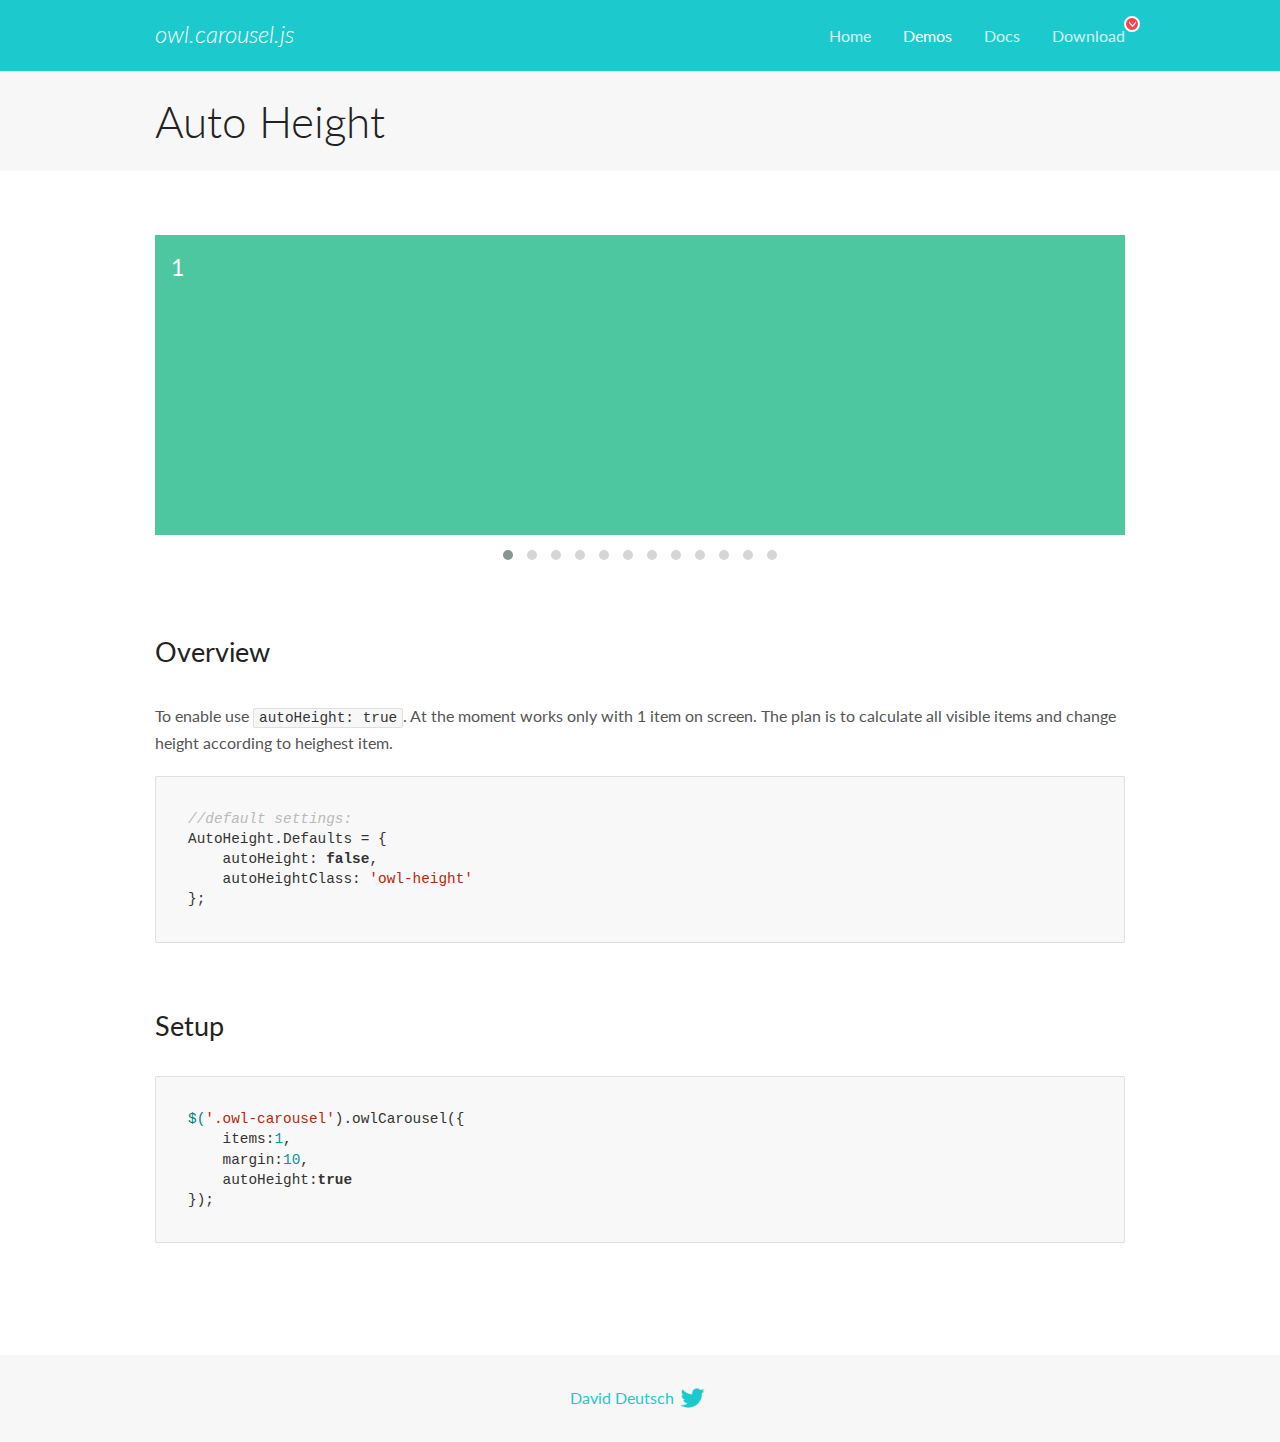
<file: OwlCarousel2-develop/OwlCarousel2-develop/docs/demos/autoheight.html>
<!DOCTYPE html>
<html lang="en">
  <head>

    <!-- head -->
    <meta charset="utf-8">
    <meta name="msapplication-tap-highlight" content="no" />
    <meta name="viewport" content="width=device-width, initial-scale=1.0" />
    <meta name="description" content="autoHeight usage demo">
    <meta name="author" content="David Deutsch">
    <title>
      Auto Height Demo | Owl Carousel | 2.3.4
    </title>

    <!-- Stylesheets -->
    <link href='https://fonts.googleapis.com/css?family=Lato:300,400,700,400italic,300italic' rel='stylesheet' type='text/css'>
    <link rel="stylesheet" href="../assets/css/docs.theme.min.css">

    <!-- Owl Stylesheets -->
    <link rel="stylesheet" href="../assets/owlcarousel/assets/owl.carousel.min.css">
    <link rel="stylesheet" href="../assets/owlcarousel/assets/owl.theme.default.min.css">

    <!-- HTML5 shim and Respond.js IE8 support of HTML5 elements and media queries -->

    <!--[if lt IE 9]>
      <script src="https://oss.maxcdn.com/libs/html5shiv/3.7.0/html5shiv.js"></script>
      <script src="https://oss.maxcdn.com/libs/respond.js/1.3.0/respond.min.js"></script>
    <![endif]-->

    <!-- Favicons -->
    <link rel="apple-touch-icon-precomposed" sizes="144x144" href="../assets/ico/apple-touch-icon-144-precomposed.png">
    <link rel="shortcut icon" href="../assets/ico/favicon.png">
    <link rel="shortcut icon" href="favicon.ico">

    <!-- Yeah i know js should not be in header. Its required for demos.-->

    <!-- javascript -->
    <script src="../assets/vendors/jquery.min.js"></script>
    <script src="../assets/owlcarousel/owl.carousel.js"></script>
  </head>
  <body>

    <!-- header -->
    <header class="header">
      <div class="row">
        <div class="large-12 columns">
          <div class="brand left">
            <h3>
              <a href="/OwlCarousel2/">owl.carousel.js</a> 
            </h3>
          </div>
          <a id="toggle-nav" class="right">
            <span></span> <span></span> <span></span> 
          </a> 
          <div class="nav-bar">
            <ul class="clearfix">
              <li> <a href="/OwlCarousel2/index.html">Home</a>  </li>
              <li class="active">
                <a href="/OwlCarousel2/demos/demos.html">Demos</a> 
              </li>
              <li> <a href="/OwlCarousel2/docs/started-welcome.html">Docs</a>  </li>
              <li>
                <a href="https://github.com/OwlCarousel2/OwlCarousel2/archive/2.3.4.zip">Download</a> 
                <span class="download"></span> 
              </li>
            </ul>
          </div>
        </div>
      </div>
    </header>

    <!-- title -->
    <section class="title">
      <div class="row">
        <div class="large-12 columns">
          <h1>Auto Height</h1>
        </div>
      </div>
    </section>

    <!--  Demos -->
    <section id="demos">
      <div class="row">
        <div class="large-12 columns">
          <div class="owl-carousel owl-theme">
            <div class="item" style="height:300px">
              <h4>1</h4>
            </div>
            <div class="item" style="height:100px">
              <h4>2</h4>
            </div>
            <div class="item" style="height:500px">
              <h4>3</h4>
            </div>
            <div class="item" style="height:250px">
              <h4>4</h4>
            </div>
            <div class="item" style="height:400px">
              <h4>5</h4>
            </div>
            <div class="item" style="height:500px">
              <h4>6</h4>
            </div>
            <div class="item" style="height:600px">
              <h4>7</h4>
            </div>
            <div class="item" style="height:400px">
              <h4>8</h4>
            </div>
            <div class="item" style="height:300px">
              <h4>9</h4>
            </div>
            <div class="item" style="height:350px">
              <h4>10</h4>
            </div>
            <div class="item" style="height:200px">
              <h4>11</h4>
            </div>
            <div class="item" style="height:150px">
              <h4>12</h4>
            </div>
          </div>
          <h3 id="overview">Overview</h3>
          <p>To enable use <code>autoHeight: true</code>. At the moment works only with 1 item on screen. The plan is to calculate all visible items and change height according to heighest item.</p>
          <pre><code>//default settings:
AutoHeight.Defaults = {
    autoHeight: false,
    autoHeightClass: &#39;owl-height&#39;
};</code></pre>
          <h3 id="setup">Setup</h3>
          <pre><code>$(&#39;.owl-carousel&#39;).owlCarousel({
    items:1,
    margin:10,
    autoHeight:true
});</code></pre>
          <script>
            $(document).ready(function() {
              $('.owl-carousel').owlCarousel({
                items: 1,
                margin: 10,
                autoHeight: true
              });
            })
          </script>
        </div>
      </div>
    </section>

    <!-- footer -->
    <footer class="footer">
      <div class="row">
        <div class="large-12 columns">
          <h5>
            <a href="/OwlCarousel2/docs/support-contact.html">David Deutsch</a> 
            <a id="custom-tweet-button" href="https://twitter.com/share?url=https://github.com/OwlCarousel2/OwlCarousel2&text=Owl Carousel - This is so awesome! " target="_blank"></a> 
          </h5>
        </div>
      </div>
    </footer>

    <!-- vendors -->
    <script src="../assets/vendors/highlight.js"></script>
    <script src="../assets/js/app.js"></script>
  </body>
</html>
</file>
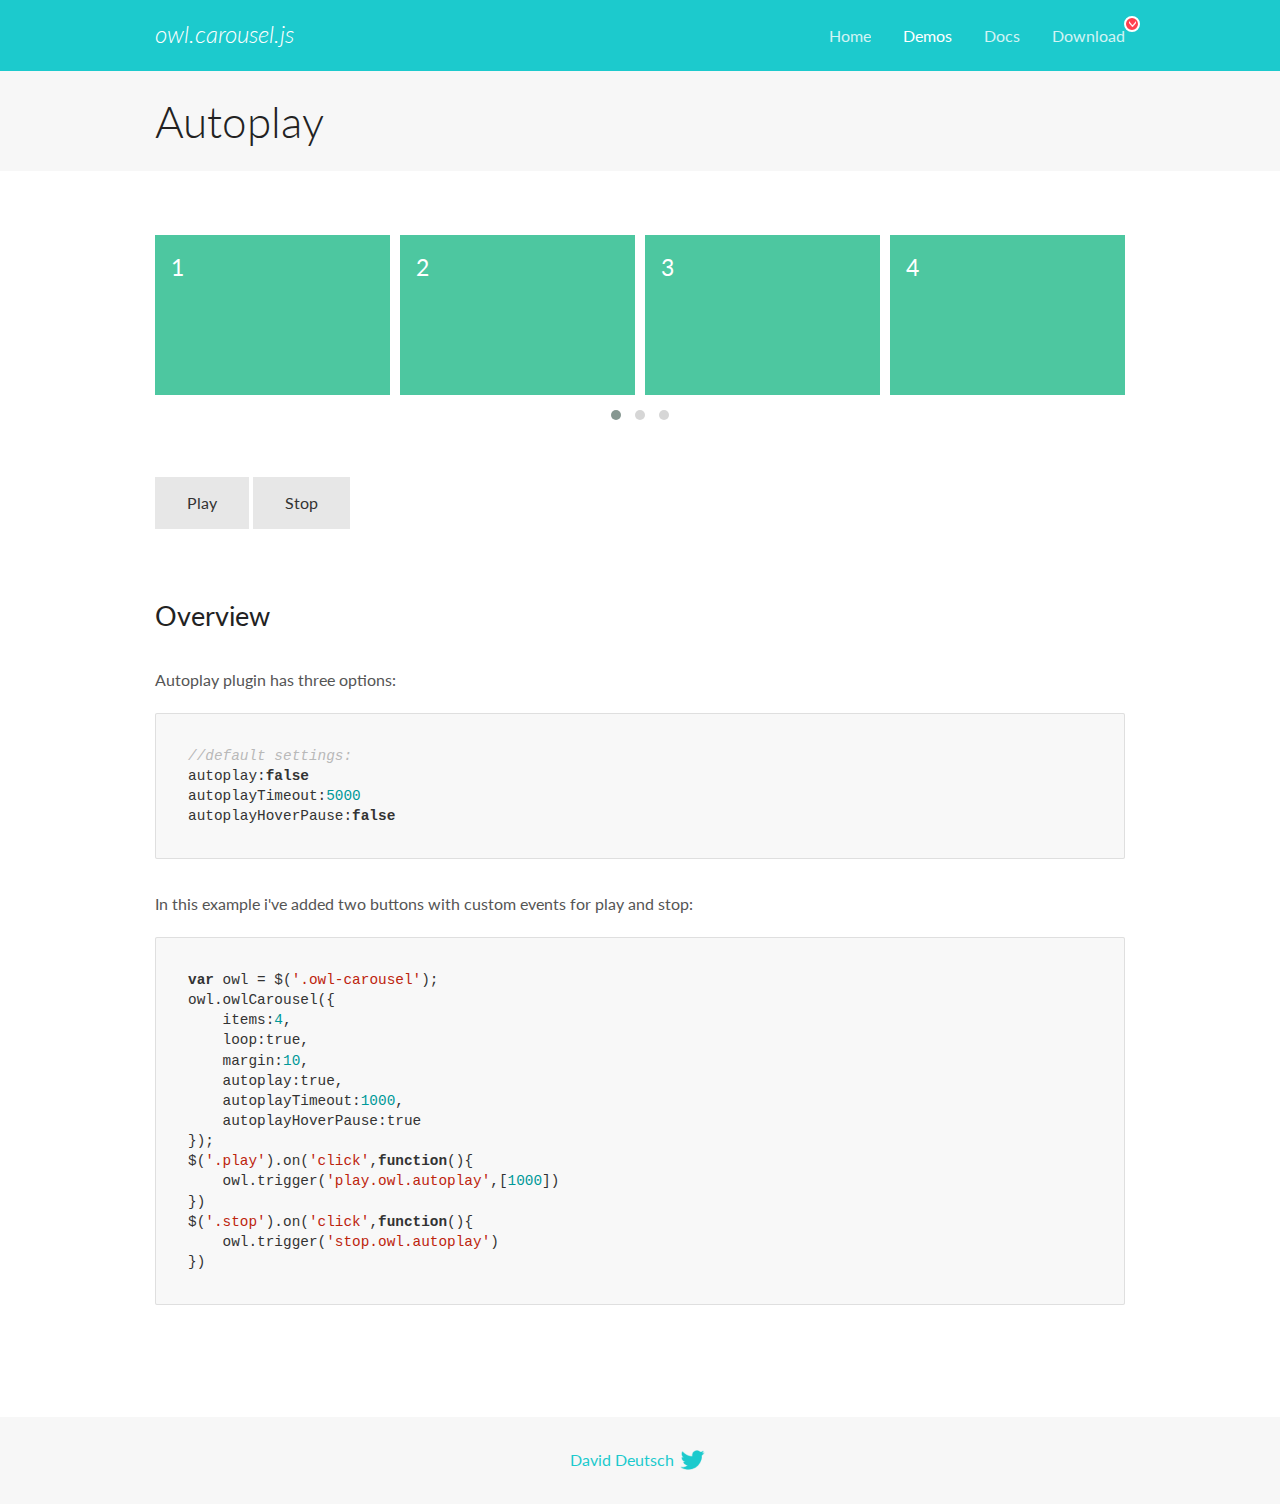
<file: OwlCarousel2-develop/OwlCarousel2-develop/docs/demos/autoplay.html>
<!DOCTYPE html>
<html lang="en">
  <head>

    <!-- head -->
    <meta charset="utf-8">
    <meta name="msapplication-tap-highlight" content="no" />
    <meta name="viewport" content="width=device-width, initial-scale=1.0" />
    <meta name="description" content="Autoplay usage demo">
    <meta name="author" content="David Deutsch">
    <title>
      Autoplay Demo | Owl Carousel | 2.3.4
    </title>

    <!-- Stylesheets -->
    <link href='https://fonts.googleapis.com/css?family=Lato:300,400,700,400italic,300italic' rel='stylesheet' type='text/css'>
    <link rel="stylesheet" href="../assets/css/docs.theme.min.css">

    <!-- Owl Stylesheets -->
    <link rel="stylesheet" href="../assets/owlcarousel/assets/owl.carousel.min.css">
    <link rel="stylesheet" href="../assets/owlcarousel/assets/owl.theme.default.min.css">

    <!-- HTML5 shim and Respond.js IE8 support of HTML5 elements and media queries -->

    <!--[if lt IE 9]>
      <script src="https://oss.maxcdn.com/libs/html5shiv/3.7.0/html5shiv.js"></script>
      <script src="https://oss.maxcdn.com/libs/respond.js/1.3.0/respond.min.js"></script>
    <![endif]-->

    <!-- Favicons -->
    <link rel="apple-touch-icon-precomposed" sizes="144x144" href="../assets/ico/apple-touch-icon-144-precomposed.png">
    <link rel="shortcut icon" href="../assets/ico/favicon.png">
    <link rel="shortcut icon" href="favicon.ico">

    <!-- Yeah i know js should not be in header. Its required for demos.-->

    <!-- javascript -->
    <script src="../assets/vendors/jquery.min.js"></script>
    <script src="../assets/owlcarousel/owl.carousel.js"></script>
  </head>
  <body>

    <!-- header -->
    <header class="header">
      <div class="row">
        <div class="large-12 columns">
          <div class="brand left">
            <h3>
              <a href="/OwlCarousel2/">owl.carousel.js</a> 
            </h3>
          </div>
          <a id="toggle-nav" class="right">
            <span></span> <span></span> <span></span> 
          </a> 
          <div class="nav-bar">
            <ul class="clearfix">
              <li> <a href="/OwlCarousel2/index.html">Home</a>  </li>
              <li class="active">
                <a href="/OwlCarousel2/demos/demos.html">Demos</a> 
              </li>
              <li> <a href="/OwlCarousel2/docs/started-welcome.html">Docs</a>  </li>
              <li>
                <a href="https://github.com/OwlCarousel2/OwlCarousel2/archive/2.3.4.zip">Download</a> 
                <span class="download"></span> 
              </li>
            </ul>
          </div>
        </div>
      </div>
    </header>

    <!-- title -->
    <section class="title">
      <div class="row">
        <div class="large-12 columns">
          <h1>Autoplay</h1>
        </div>
      </div>
    </section>

    <!--  Demos -->
    <section id="demos">
      <div class="row">
        <div class="large-12 columns">
          <div class="owl-carousel owl-theme">
            <div class="item">
              <h4>1</h4>
            </div>
            <div class="item">
              <h4>2</h4>
            </div>
            <div class="item">
              <h4>3</h4>
            </div>
            <div class="item">
              <h4>4</h4>
            </div>
            <div class="item">
              <h4>5</h4>
            </div>
            <div class="item">
              <h4>6</h4>
            </div>
            <div class="item">
              <h4>7</h4>
            </div>
            <div class="item">
              <h4>8</h4>
            </div>
            <div class="item">
              <h4>9</h4>
            </div>
            <div class="item">
              <h4>10</h4>
            </div>
            <div class="item">
              <h4>11</h4>
            </div>
            <div class="item">
              <h4>12</h4>
            </div>
          </div>
          <a class="button secondary play">Play</a> 
          <a class="button secondary stop">Stop</a> 
          <h3 id="overview">Overview</h3>
          <p>Autoplay plugin has three options:</p>
          <pre><code>//default settings:
autoplay:false
autoplayTimeout:5000
autoplayHoverPause:false</code></pre>
          <p>In this example i&#39;ve added two buttons with custom events for play and stop:</p>
          <pre><code>var owl = $(&#39;.owl-carousel&#39;);
owl.owlCarousel({
    items:4,
    loop:true,
    margin:10,
    autoplay:true,
    autoplayTimeout:1000,
    autoplayHoverPause:true
});
$(&#39;.play&#39;).on(&#39;click&#39;,function(){
    owl.trigger(&#39;play.owl.autoplay&#39;,[1000])
})
$(&#39;.stop&#39;).on(&#39;click&#39;,function(){
    owl.trigger(&#39;stop.owl.autoplay&#39;)
})</code></pre>
          <script>
            $(document).ready(function() {
              var owl = $('.owl-carousel');
              owl.owlCarousel({
                items: 4,
                loop: true,
                margin: 10,
                autoplay: true,
                autoplayTimeout: 1000,
                autoplayHoverPause: true
              });
              $('.play').on('click', function() {
                owl.trigger('play.owl.autoplay', [1000])
              })
              $('.stop').on('click', function() {
                owl.trigger('stop.owl.autoplay')
              })
            })
          </script>
        </div>
      </div>
    </section>

    <!-- footer -->
    <footer class="footer">
      <div class="row">
        <div class="large-12 columns">
          <h5>
            <a href="/OwlCarousel2/docs/support-contact.html">David Deutsch</a> 
            <a id="custom-tweet-button" href="https://twitter.com/share?url=https://github.com/OwlCarousel2/OwlCarousel2&text=Owl Carousel - This is so awesome! " target="_blank"></a> 
          </h5>
        </div>
      </div>
    </footer>

    <!-- vendors -->
    <script src="../assets/vendors/highlight.js"></script>
    <script src="../assets/js/app.js"></script>
  </body>
</html>
</file>
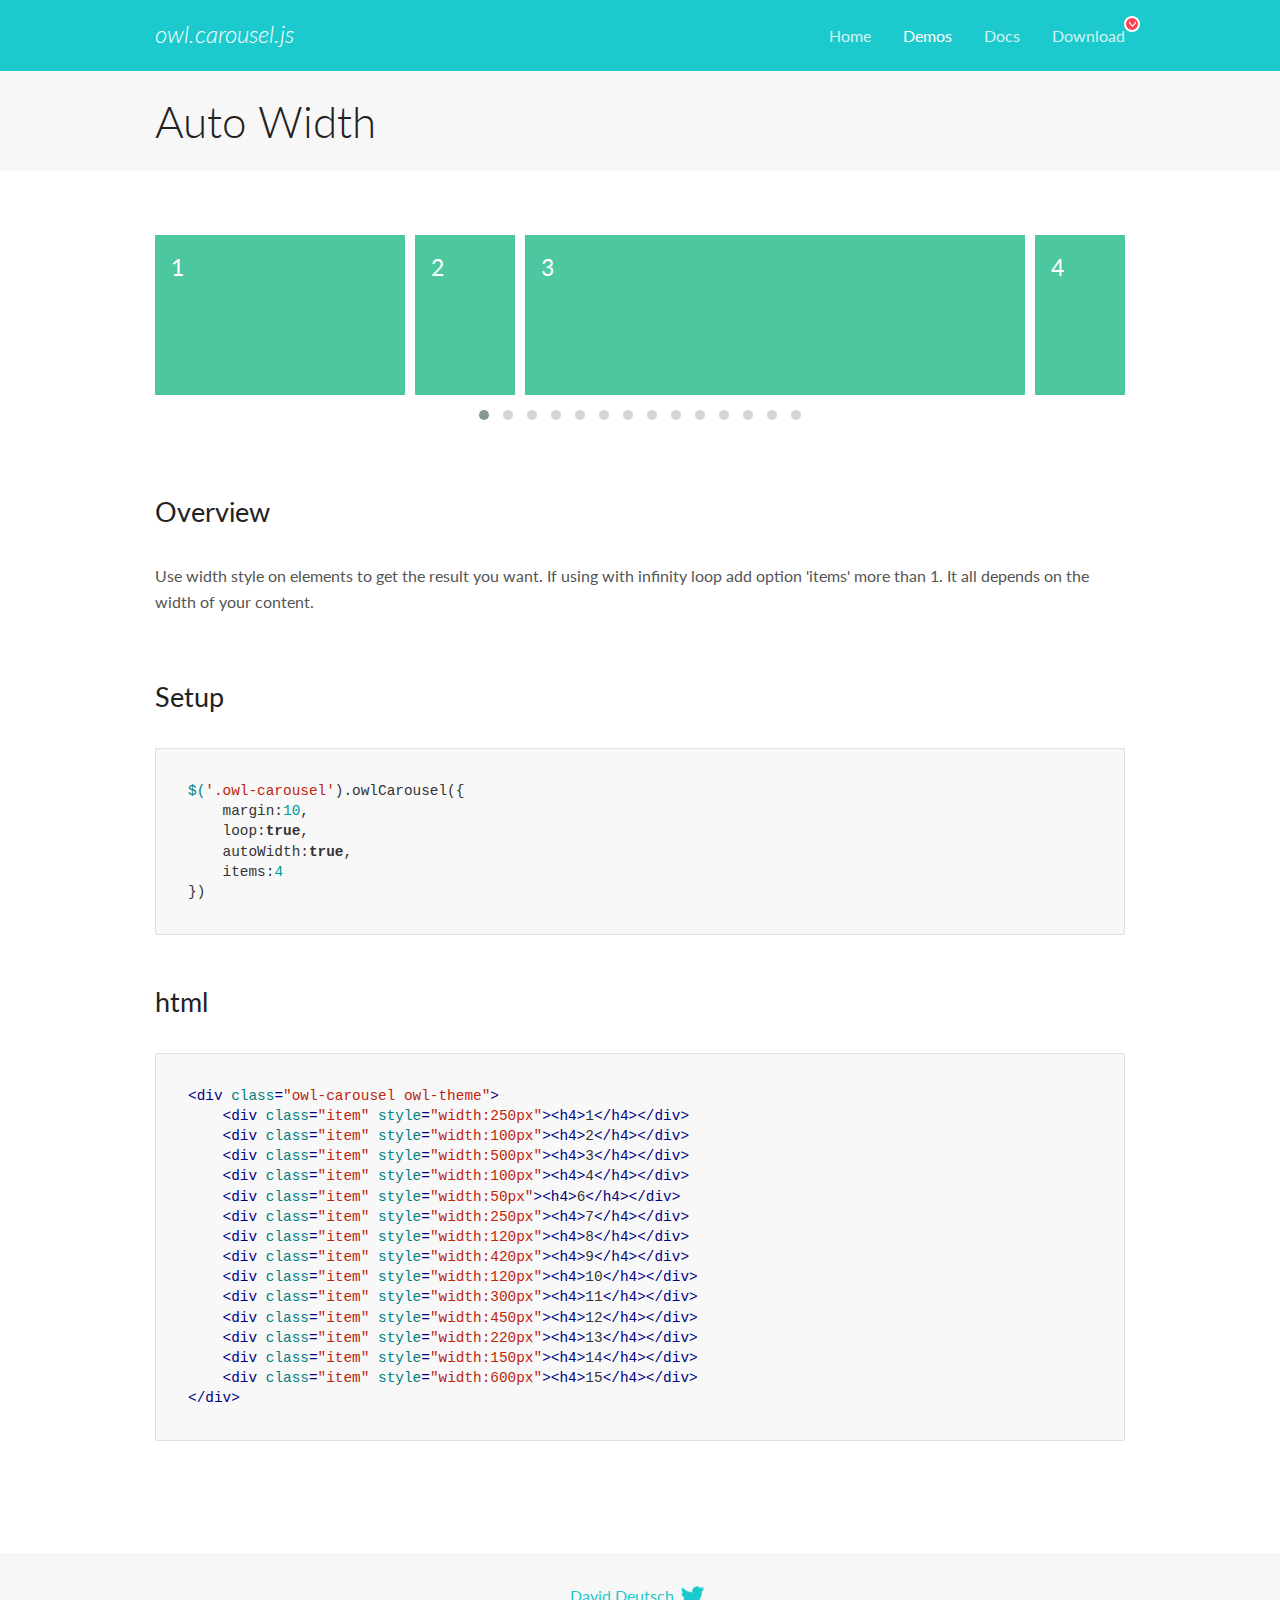
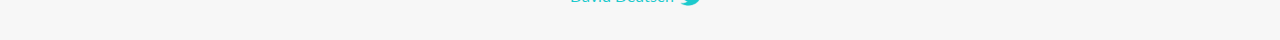
<file: OwlCarousel2-develop/OwlCarousel2-develop/docs/demos/autowidth.html>
<!DOCTYPE html>
<html lang="en">
  <head>

    <!-- head -->
    <meta charset="utf-8">
    <meta name="msapplication-tap-highlight" content="no" />
    <meta name="viewport" content="width=device-width, initial-scale=1.0" />
    <meta name="description" content="Auto Width">
    <meta name="author" content="David Deutsch">
    <title>
      Auto Width Demo | Owl Carousel | 2.3.4
    </title>

    <!-- Stylesheets -->
    <link href='https://fonts.googleapis.com/css?family=Lato:300,400,700,400italic,300italic' rel='stylesheet' type='text/css'>
    <link rel="stylesheet" href="../assets/css/docs.theme.min.css">

    <!-- Owl Stylesheets -->
    <link rel="stylesheet" href="../assets/owlcarousel/assets/owl.carousel.min.css">
    <link rel="stylesheet" href="../assets/owlcarousel/assets/owl.theme.default.min.css">

    <!-- HTML5 shim and Respond.js IE8 support of HTML5 elements and media queries -->

    <!--[if lt IE 9]>
      <script src="https://oss.maxcdn.com/libs/html5shiv/3.7.0/html5shiv.js"></script>
      <script src="https://oss.maxcdn.com/libs/respond.js/1.3.0/respond.min.js"></script>
    <![endif]-->

    <!-- Favicons -->
    <link rel="apple-touch-icon-precomposed" sizes="144x144" href="../assets/ico/apple-touch-icon-144-precomposed.png">
    <link rel="shortcut icon" href="../assets/ico/favicon.png">
    <link rel="shortcut icon" href="favicon.ico">

    <!-- Yeah i know js should not be in header. Its required for demos.-->

    <!-- javascript -->
    <script src="../assets/vendors/jquery.min.js"></script>
    <script src="../assets/owlcarousel/owl.carousel.js"></script>
  </head>
  <body>

    <!-- header -->
    <header class="header">
      <div class="row">
        <div class="large-12 columns">
          <div class="brand left">
            <h3>
              <a href="/OwlCarousel2/">owl.carousel.js</a> 
            </h3>
          </div>
          <a id="toggle-nav" class="right">
            <span></span> <span></span> <span></span> 
          </a> 
          <div class="nav-bar">
            <ul class="clearfix">
              <li> <a href="/OwlCarousel2/index.html">Home</a>  </li>
              <li class="active">
                <a href="/OwlCarousel2/demos/demos.html">Demos</a> 
              </li>
              <li> <a href="/OwlCarousel2/docs/started-welcome.html">Docs</a>  </li>
              <li>
                <a href="https://github.com/OwlCarousel2/OwlCarousel2/archive/2.3.4.zip">Download</a> 
                <span class="download"></span> 
              </li>
            </ul>
          </div>
        </div>
      </div>
    </header>

    <!-- title -->
    <section class="title">
      <div class="row">
        <div class="large-12 columns">
          <h1>Auto Width</h1>
        </div>
      </div>
    </section>

    <!--  Demos -->
    <section id="demos">
      <div class="row">
        <div class="large-12 columns">
          <div class="owl-carousel owl-theme">
            <div class="item" style="width:250px">
              <h4>1</h4>
            </div>
            <div class="item" style="width:100px">
              <h4>2</h4>
            </div>
            <div class="item" style="width:500px">
              <h4>3</h4>
            </div>
            <div class="item" style="width:100px">
              <h4>4</h4>
            </div>
            <div class="item" style="width:50px">
              <h4>6</h4>
            </div>
            <div class="item" style="width:250px">
              <h4>7</h4>
            </div>
            <div class="item" style="width:120px">
              <h4>8</h4>
            </div>
            <div class="item" style="width:420px">
              <h4>9</h4>
            </div>
            <div class="item" style="width:120px">
              <h4>10</h4>
            </div>
            <div class="item" style="width:300px">
              <h4>11</h4>
            </div>
            <div class="item" style="width:450px">
              <h4>12</h4>
            </div>
            <div class="item" style="width:220px">
              <h4>13</h4>
            </div>
            <div class="item" style="width:150px">
              <h4>14</h4>
            </div>
            <div class="item" style="width:600px">
              <h4>15</h4>
            </div>
          </div>
          <h3 id="overview">Overview</h3>
          <p>Use width style on elements to get the result you want. If using with infinity loop add option &#39;items&#39; more than 1. It all depends on the width of your content.</p>
          <h3 id="setup">Setup</h3>
          <pre><code>$(&#39;.owl-carousel&#39;).owlCarousel({
    margin:10,
    loop:true,
    autoWidth:true,
    items:4
})</code></pre>
          <h3 id="html">html</h3>
          <pre><code>&lt;div class=&quot;owl-carousel owl-theme&quot;&gt;
    &lt;div class=&quot;item&quot; style=&quot;width:250px&quot;&gt;&lt;h4&gt;1&lt;/h4&gt;&lt;/div&gt;
    &lt;div class=&quot;item&quot; style=&quot;width:100px&quot;&gt;&lt;h4&gt;2&lt;/h4&gt;&lt;/div&gt;
    &lt;div class=&quot;item&quot; style=&quot;width:500px&quot;&gt;&lt;h4&gt;3&lt;/h4&gt;&lt;/div&gt;
    &lt;div class=&quot;item&quot; style=&quot;width:100px&quot;&gt;&lt;h4&gt;4&lt;/h4&gt;&lt;/div&gt;
    &lt;div class=&quot;item&quot; style=&quot;width:50px&quot;&gt;&lt;h4&gt;6&lt;/h4&gt;&lt;/div&gt;
    &lt;div class=&quot;item&quot; style=&quot;width:250px&quot;&gt;&lt;h4&gt;7&lt;/h4&gt;&lt;/div&gt;
    &lt;div class=&quot;item&quot; style=&quot;width:120px&quot;&gt;&lt;h4&gt;8&lt;/h4&gt;&lt;/div&gt;
    &lt;div class=&quot;item&quot; style=&quot;width:420px&quot;&gt;&lt;h4&gt;9&lt;/h4&gt;&lt;/div&gt;
    &lt;div class=&quot;item&quot; style=&quot;width:120px&quot;&gt;&lt;h4&gt;10&lt;/h4&gt;&lt;/div&gt;
    &lt;div class=&quot;item&quot; style=&quot;width:300px&quot;&gt;&lt;h4&gt;11&lt;/h4&gt;&lt;/div&gt;
    &lt;div class=&quot;item&quot; style=&quot;width:450px&quot;&gt;&lt;h4&gt;12&lt;/h4&gt;&lt;/div&gt;
    &lt;div class=&quot;item&quot; style=&quot;width:220px&quot;&gt;&lt;h4&gt;13&lt;/h4&gt;&lt;/div&gt;
    &lt;div class=&quot;item&quot; style=&quot;width:150px&quot;&gt;&lt;h4&gt;14&lt;/h4&gt;&lt;/div&gt;
    &lt;div class=&quot;item&quot; style=&quot;width:600px&quot;&gt;&lt;h4&gt;15&lt;/h4&gt;&lt;/div&gt;
&lt;/div&gt;</code></pre>
          <script>
            $(document).ready(function() {
              $('.owl-carousel').owlCarousel({
                margin: 10,
                loop: true,
                autoWidth: true,
                items: 4
              })
            })
          </script>
        </div>
      </div>
    </section>

    <!-- footer -->
    <footer class="footer">
      <div class="row">
        <div class="large-12 columns">
          <h5>
            <a href="/OwlCarousel2/docs/support-contact.html">David Deutsch</a> 
            <a id="custom-tweet-button" href="https://twitter.com/share?url=https://github.com/OwlCarousel2/OwlCarousel2&text=Owl Carousel - This is so awesome! " target="_blank"></a> 
          </h5>
        </div>
      </div>
    </footer>

    <!-- vendors -->
    <script src="../assets/vendors/highlight.js"></script>
    <script src="../assets/js/app.js"></script>
  </body>
</html>
</file>
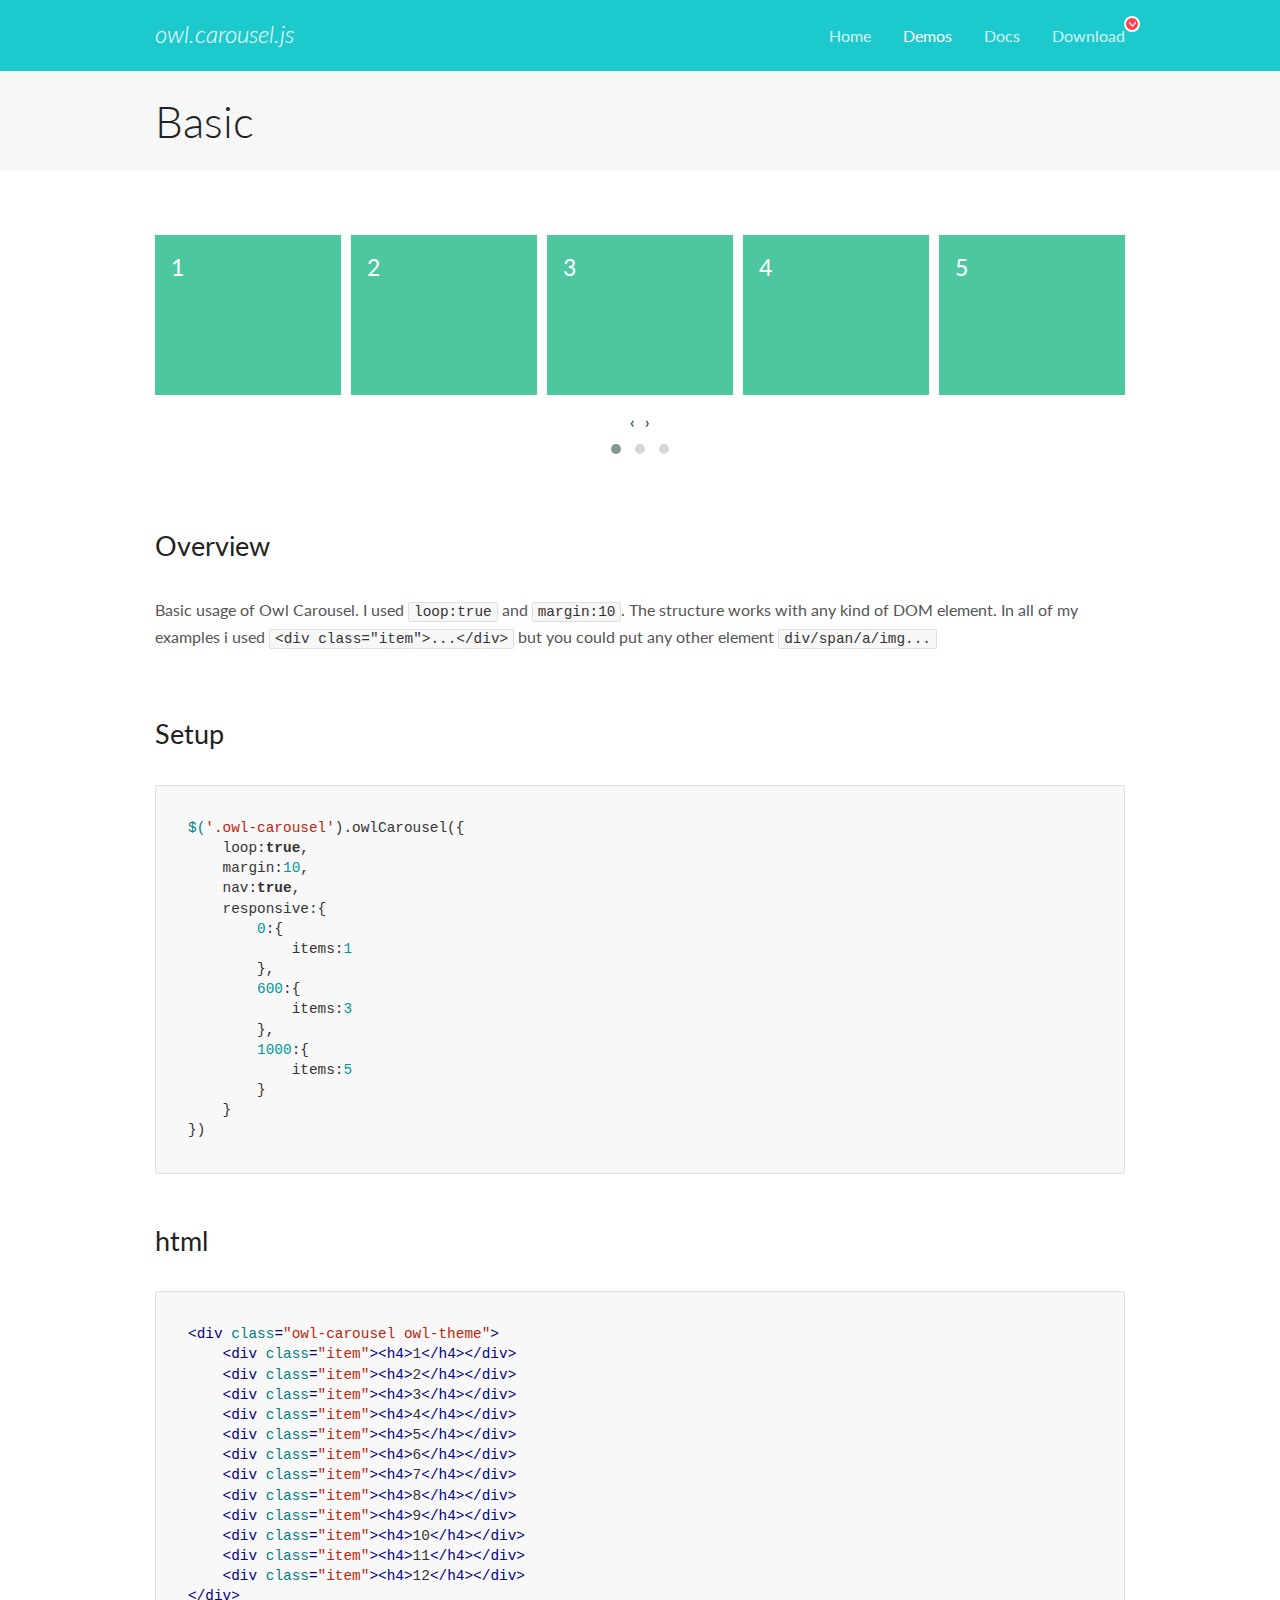
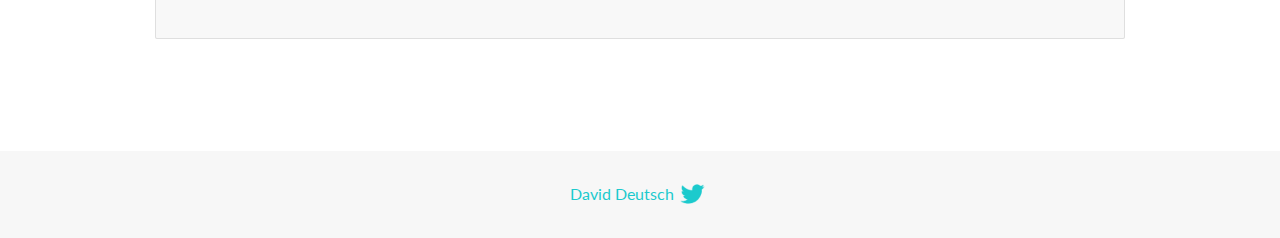
<file: OwlCarousel2-develop/OwlCarousel2-develop/docs/demos/basic.html>
<!DOCTYPE html>
<html lang="en">
  <head>

    <!-- head -->
    <meta charset="utf-8">
    <meta name="msapplication-tap-highlight" content="no" />
    <meta name="viewport" content="width=device-width, initial-scale=1.0" />
    <meta name="description" content="Basic usage demo">
    <meta name="author" content="David Deutsch">
    <title>
      Basic Demo | Owl Carousel | 2.3.4
    </title>

    <!-- Stylesheets -->
    <link href='https://fonts.googleapis.com/css?family=Lato:300,400,700,400italic,300italic' rel='stylesheet' type='text/css'>
    <link rel="stylesheet" href="../assets/css/docs.theme.min.css">

    <!-- Owl Stylesheets -->
    <link rel="stylesheet" href="../assets/owlcarousel/assets/owl.carousel.min.css">
    <link rel="stylesheet" href="../assets/owlcarousel/assets/owl.theme.default.min.css">

    <!-- HTML5 shim and Respond.js IE8 support of HTML5 elements and media queries -->

    <!--[if lt IE 9]>
      <script src="https://oss.maxcdn.com/libs/html5shiv/3.7.0/html5shiv.js"></script>
      <script src="https://oss.maxcdn.com/libs/respond.js/1.3.0/respond.min.js"></script>
    <![endif]-->

    <!-- Favicons -->
    <link rel="apple-touch-icon-precomposed" sizes="144x144" href="../assets/ico/apple-touch-icon-144-precomposed.png">
    <link rel="shortcut icon" href="../assets/ico/favicon.png">
    <link rel="shortcut icon" href="favicon.ico">

    <!-- Yeah i know js should not be in header. Its required for demos.-->

    <!-- javascript -->
    <script src="../assets/vendors/jquery.min.js"></script>
    <script src="../assets/owlcarousel/owl.carousel.js"></script>
  </head>
  <body>

    <!-- header -->
    <header class="header">
      <div class="row">
        <div class="large-12 columns">
          <div class="brand left">
            <h3>
              <a href="/OwlCarousel2/">owl.carousel.js</a> 
            </h3>
          </div>
          <a id="toggle-nav" class="right">
            <span></span> <span></span> <span></span> 
          </a> 
          <div class="nav-bar">
            <ul class="clearfix">
              <li> <a href="/OwlCarousel2/index.html">Home</a>  </li>
              <li class="active">
                <a href="/OwlCarousel2/demos/demos.html">Demos</a> 
              </li>
              <li> <a href="/OwlCarousel2/docs/started-welcome.html">Docs</a>  </li>
              <li>
                <a href="https://github.com/OwlCarousel2/OwlCarousel2/archive/2.3.4.zip">Download</a> 
                <span class="download"></span> 
              </li>
            </ul>
          </div>
        </div>
      </div>
    </header>

    <!-- title -->
    <section class="title">
      <div class="row">
        <div class="large-12 columns">
          <h1>Basic</h1>
        </div>
      </div>
    </section>

    <!--  Demos -->
    <section id="demos">
      <div class="row">
        <div class="large-12 columns">
          <div class="owl-carousel owl-theme">
            <div class="item">
              <h4>1</h4>
            </div>
            <div class="item">
              <h4>2</h4>
            </div>
            <div class="item">
              <h4>3</h4>
            </div>
            <div class="item">
              <h4>4</h4>
            </div>
            <div class="item">
              <h4>5</h4>
            </div>
            <div class="item">
              <h4>6</h4>
            </div>
            <div class="item">
              <h4>7</h4>
            </div>
            <div class="item">
              <h4>8</h4>
            </div>
            <div class="item">
              <h4>9</h4>
            </div>
            <div class="item">
              <h4>10</h4>
            </div>
            <div class="item">
              <h4>11</h4>
            </div>
            <div class="item">
              <h4>12</h4>
            </div>
          </div>
          <h3 id="overview">Overview</h3>
          <p>Basic usage of Owl Carousel. I used <code>loop:true</code> and <code>margin:10</code>. The structure works with any kind of DOM element. In all of my examples i used <code>&lt;div class=&quot;item&quot;&gt;...&lt;/div&gt;</code> but you could
            put any other element <code>div/span/a/img...</code></p>
          <h3 id="setup">Setup</h3>
          <pre><code>$(&#39;.owl-carousel&#39;).owlCarousel({
    loop:true,
    margin:10,
    nav:true,
    responsive:{
        0:{
            items:1
        },
        600:{
            items:3
        },
        1000:{
            items:5
        }
    }
})</code></pre>
          <h3 id="html">html</h3>
          <pre><code>&lt;div class=&quot;owl-carousel owl-theme&quot;&gt;
    &lt;div class=&quot;item&quot;&gt;&lt;h4&gt;1&lt;/h4&gt;&lt;/div&gt;
    &lt;div class=&quot;item&quot;&gt;&lt;h4&gt;2&lt;/h4&gt;&lt;/div&gt;
    &lt;div class=&quot;item&quot;&gt;&lt;h4&gt;3&lt;/h4&gt;&lt;/div&gt;
    &lt;div class=&quot;item&quot;&gt;&lt;h4&gt;4&lt;/h4&gt;&lt;/div&gt;
    &lt;div class=&quot;item&quot;&gt;&lt;h4&gt;5&lt;/h4&gt;&lt;/div&gt;
    &lt;div class=&quot;item&quot;&gt;&lt;h4&gt;6&lt;/h4&gt;&lt;/div&gt;
    &lt;div class=&quot;item&quot;&gt;&lt;h4&gt;7&lt;/h4&gt;&lt;/div&gt;
    &lt;div class=&quot;item&quot;&gt;&lt;h4&gt;8&lt;/h4&gt;&lt;/div&gt;
    &lt;div class=&quot;item&quot;&gt;&lt;h4&gt;9&lt;/h4&gt;&lt;/div&gt;
    &lt;div class=&quot;item&quot;&gt;&lt;h4&gt;10&lt;/h4&gt;&lt;/div&gt;
    &lt;div class=&quot;item&quot;&gt;&lt;h4&gt;11&lt;/h4&gt;&lt;/div&gt;
    &lt;div class=&quot;item&quot;&gt;&lt;h4&gt;12&lt;/h4&gt;&lt;/div&gt;
&lt;/div&gt;</code></pre>
          <script>
            $(document).ready(function() {
              var owl = $('.owl-carousel');
              owl.owlCarousel({
                margin: 10,
                nav: true,
                loop: true,
                responsive: {
                  0: {
                    items: 1
                  },
                  600: {
                    items: 3
                  },
                  1000: {
                    items: 5
                  }
                }
              })
            })
          </script>
        </div>
      </div>
    </section>

    <!-- footer -->
    <footer class="footer">
      <div class="row">
        <div class="large-12 columns">
          <h5>
            <a href="/OwlCarousel2/docs/support-contact.html">David Deutsch</a> 
            <a id="custom-tweet-button" href="https://twitter.com/share?url=https://github.com/OwlCarousel2/OwlCarousel2&text=Owl Carousel - This is so awesome! " target="_blank"></a> 
          </h5>
        </div>
      </div>
    </footer>

    <!-- vendors -->
    <script src="../assets/vendors/highlight.js"></script>
    <script src="../assets/js/app.js"></script>
  </body>
</html>
</file>
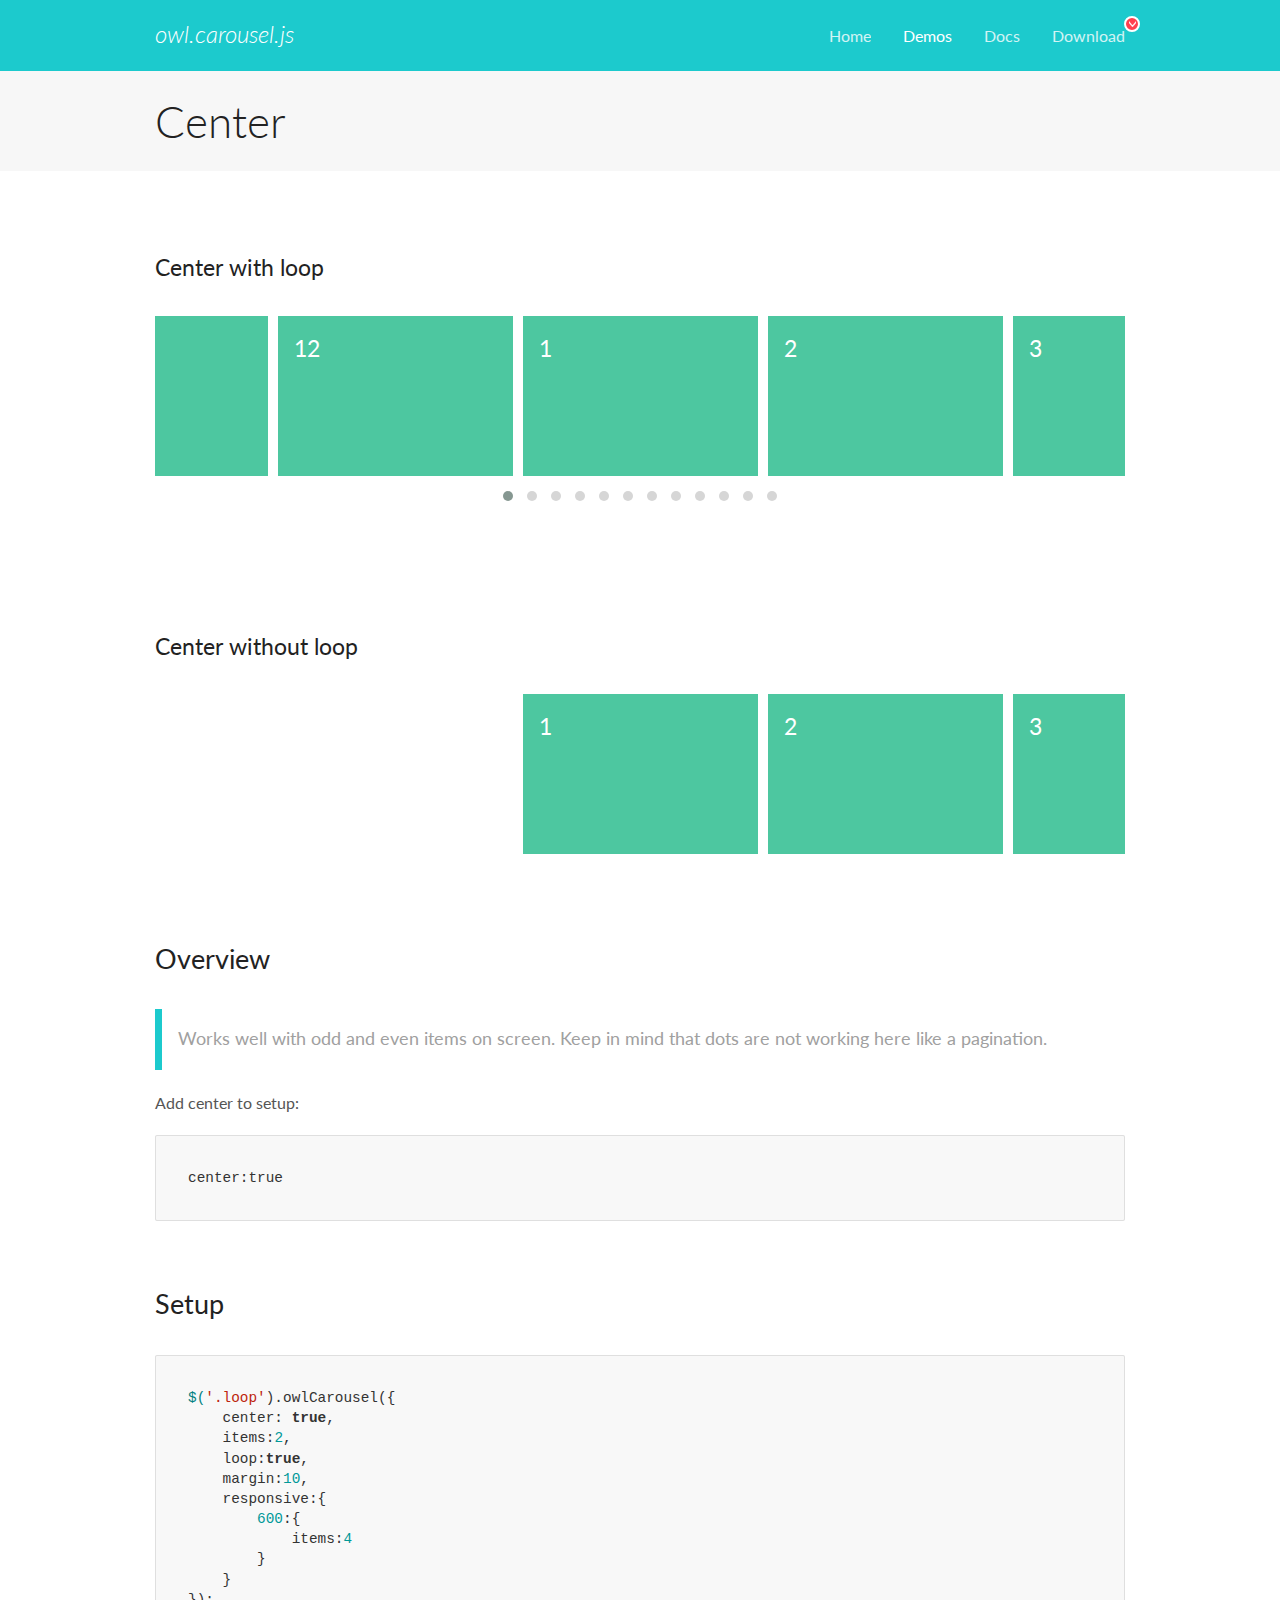
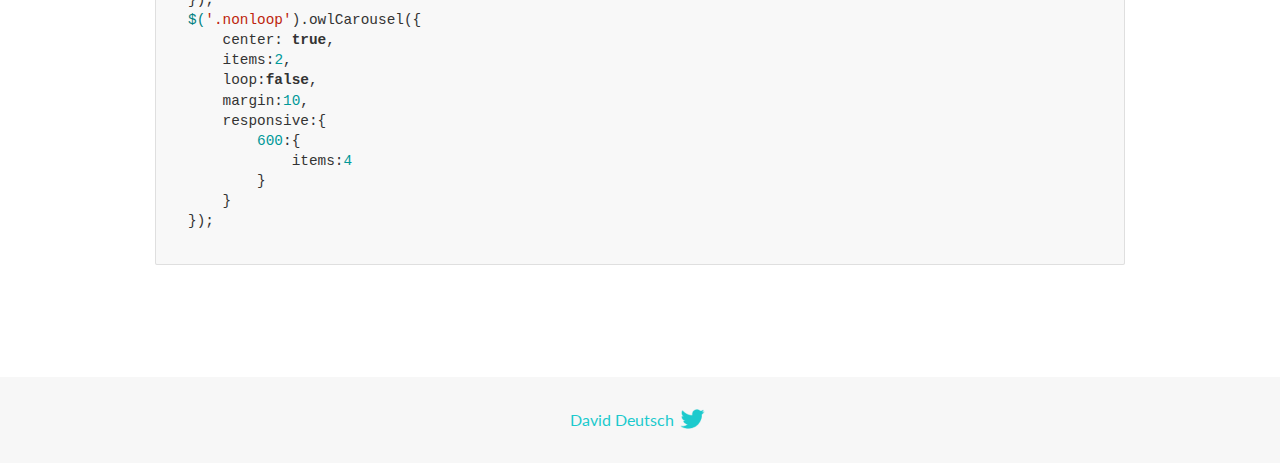
<file: OwlCarousel2-develop/OwlCarousel2-develop/docs/demos/center.html>
<!DOCTYPE html>
<html lang="en">
  <head>

    <!-- head -->
    <meta charset="utf-8">
    <meta name="msapplication-tap-highlight" content="no" />
    <meta name="viewport" content="width=device-width, initial-scale=1.0" />
    <meta name="description" content="Center carousel">
    <meta name="author" content="David Deutsch">
    <title>
      Center Demo | Owl Carousel | 2.3.4
    </title>

    <!-- Stylesheets -->
    <link href='https://fonts.googleapis.com/css?family=Lato:300,400,700,400italic,300italic' rel='stylesheet' type='text/css'>
    <link rel="stylesheet" href="../assets/css/docs.theme.min.css">

    <!-- Owl Stylesheets -->
    <link rel="stylesheet" href="../assets/owlcarousel/assets/owl.carousel.min.css">
    <link rel="stylesheet" href="../assets/owlcarousel/assets/owl.theme.default.min.css">

    <!-- HTML5 shim and Respond.js IE8 support of HTML5 elements and media queries -->

    <!--[if lt IE 9]>
      <script src="https://oss.maxcdn.com/libs/html5shiv/3.7.0/html5shiv.js"></script>
      <script src="https://oss.maxcdn.com/libs/respond.js/1.3.0/respond.min.js"></script>
    <![endif]-->

    <!-- Favicons -->
    <link rel="apple-touch-icon-precomposed" sizes="144x144" href="../assets/ico/apple-touch-icon-144-precomposed.png">
    <link rel="shortcut icon" href="../assets/ico/favicon.png">
    <link rel="shortcut icon" href="favicon.ico">

    <!-- Yeah i know js should not be in header. Its required for demos.-->

    <!-- javascript -->
    <script src="../assets/vendors/jquery.min.js"></script>
    <script src="../assets/owlcarousel/owl.carousel.js"></script>
  </head>
  <body>

    <!-- header -->
    <header class="header">
      <div class="row">
        <div class="large-12 columns">
          <div class="brand left">
            <h3>
              <a href="/OwlCarousel2/">owl.carousel.js</a> 
            </h3>
          </div>
          <a id="toggle-nav" class="right">
            <span></span> <span></span> <span></span> 
          </a> 
          <div class="nav-bar">
            <ul class="clearfix">
              <li> <a href="/OwlCarousel2/index.html">Home</a>  </li>
              <li class="active">
                <a href="/OwlCarousel2/demos/demos.html">Demos</a> 
              </li>
              <li> <a href="/OwlCarousel2/docs/started-welcome.html">Docs</a>  </li>
              <li>
                <a href="https://github.com/OwlCarousel2/OwlCarousel2/archive/2.3.4.zip">Download</a> 
                <span class="download"></span> 
              </li>
            </ul>
          </div>
        </div>
      </div>
    </header>

    <!-- title -->
    <section class="title">
      <div class="row">
        <div class="large-12 columns">
          <h1>Center</h1>
        </div>
      </div>
    </section>

    <!--  Demos -->
    <section id="demos">
      <div class="row">
        <div class="large-12 columns">
          <h4 id="center-with-loop">Center with loop</h4>
          <div class="loop owl-carousel owl-theme">
            <div class="item">
              <h4>1</h4>
            </div>
            <div class="item">
              <h4>2</h4>
            </div>
            <div class="item">
              <h4>3</h4>
            </div>
            <div class="item">
              <h4>4</h4>
            </div>
            <div class="item">
              <h4>5</h4>
            </div>
            <div class="item">
              <h4>6</h4>
            </div>
            <div class="item">
              <h4>7</h4>
            </div>
            <div class="item">
              <h4>8</h4>
            </div>
            <div class="item">
              <h4>9</h4>
            </div>
            <div class="item">
              <h4>10</h4>
            </div>
            <div class="item">
              <h4>11</h4>
            </div>
            <div class="item">
              <h4>12</h4>
            </div>
          </div>
          <br>
          <h4 id="center-without-loop">Center without loop</h4>
          <div class="nonloop owl-carousel">
            <div class="item">
              <h4>1</h4>
            </div>
            <div class="item">
              <h4>2</h4>
            </div>
            <div class="item">
              <h4>3</h4>
            </div>
            <div class="item">
              <h4>4</h4>
            </div>
            <div class="item">
              <h4>5</h4>
            </div>
            <div class="item">
              <h4>6</h4>
            </div>
            <div class="item">
              <h4>7</h4>
            </div>
            <div class="item">
              <h4>8</h4>
            </div>
            <div class="item">
              <h4>9</h4>
            </div>
            <div class="item">
              <h4>10</h4>
            </div>
            <div class="item">
              <h4>11</h4>
            </div>
            <div class="item">
              <h4>12</h4>
            </div>
          </div>
          <h3 id="overview">Overview</h3>
          <blockquote>
            <p>Works well with odd and even items on screen. Keep in mind that dots are not working here like a pagination.</p>
          </blockquote>
          <p>Add center to setup:</p>
          <pre><code>center:true</code></pre>
          <h3 id="setup">Setup</h3>
          <pre><code>$(&#39;.loop&#39;).owlCarousel({
    center: true,
    items:2,
    loop:true,
    margin:10,
    responsive:{
        600:{
            items:4
        }
    }
});
$(&#39;.nonloop&#39;).owlCarousel({
    center: true,
    items:2,
    loop:false,
    margin:10,
    responsive:{
        600:{
            items:4
        }
    }
});</code></pre>
          <script>
            jQuery(document).ready(function($) {
              $('.loop').owlCarousel({
                center: true,
                items: 2,
                loop: true,
                margin: 10,
                responsive: {
                  600: {
                    items: 4
                  }
                }
              });
              $('.nonloop').owlCarousel({
                center: true,
                items: 2,
                loop: false,
                margin: 10,
                responsive: {
                  600: {
                    items: 4
                  }
                }
              });
            });
          </script>
        </div>
      </div>
    </section>

    <!-- footer -->
    <footer class="footer">
      <div class="row">
        <div class="large-12 columns">
          <h5>
            <a href="/OwlCarousel2/docs/support-contact.html">David Deutsch</a> 
            <a id="custom-tweet-button" href="https://twitter.com/share?url=https://github.com/OwlCarousel2/OwlCarousel2&text=Owl Carousel - This is so awesome! " target="_blank"></a> 
          </h5>
        </div>
      </div>
    </footer>

    <!-- vendors -->
    <script src="../assets/vendors/highlight.js"></script>
    <script src="../assets/js/app.js"></script>
  </body>
</html>
</file>
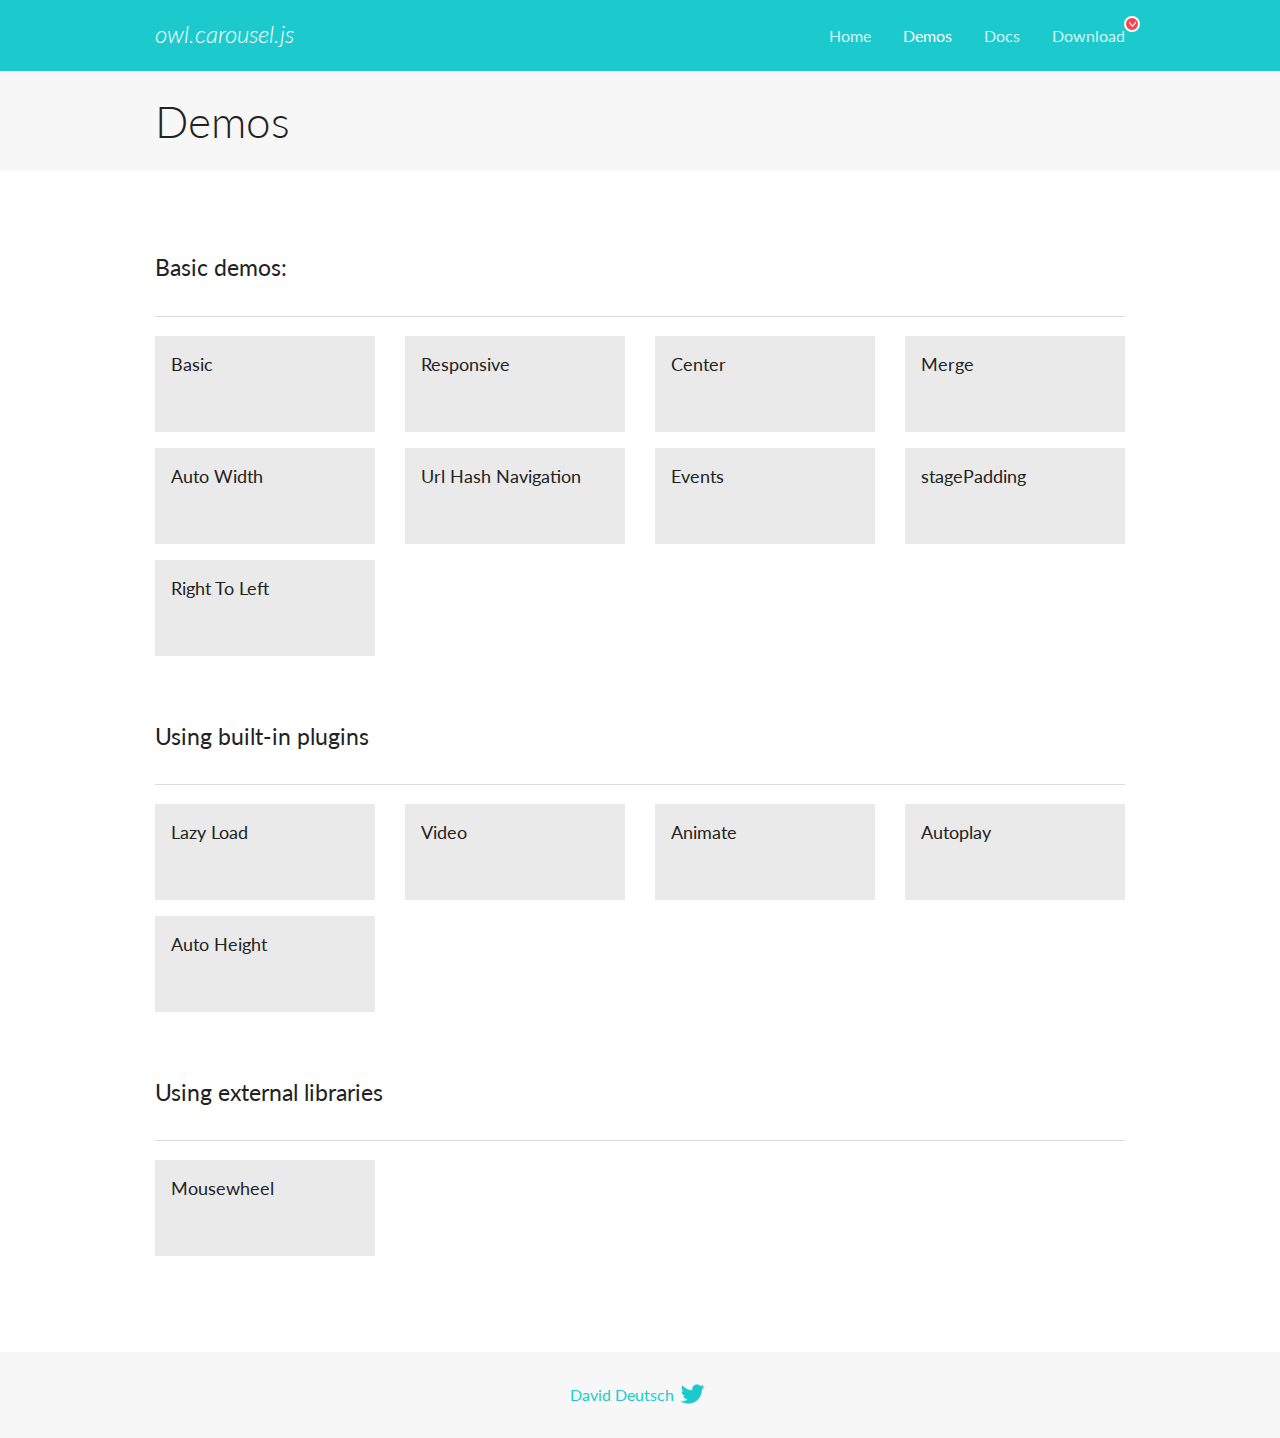
<file: OwlCarousel2-develop/OwlCarousel2-develop/docs/demos/demos.html>
<!DOCTYPE html>
<html lang="en">
  <head>

    <!-- head -->
    <meta charset="utf-8">
    <meta name="msapplication-tap-highlight" content="no" />
    <meta name="viewport" content="width=device-width, initial-scale=1.0" />
    <meta name="description" content="A list of Owl Carousel examples.">
    <meta name="author" content="David Deutsch">
    <title>
      Demos | Owl Carousel | 2.3.4
    </title>

    <!-- Stylesheets -->
    <link href='https://fonts.googleapis.com/css?family=Lato:300,400,700,400italic,300italic' rel='stylesheet' type='text/css'>
    <link rel="stylesheet" href="../assets/css/docs.theme.min.css">

    <!-- Owl Stylesheets -->
    <link rel="stylesheet" href="../assets/owlcarousel/assets/owl.carousel.min.css">
    <link rel="stylesheet" href="../assets/owlcarousel/assets/owl.theme.default.min.css">

    <!-- HTML5 shim and Respond.js IE8 support of HTML5 elements and media queries -->

    <!--[if lt IE 9]>
      <script src="https://oss.maxcdn.com/libs/html5shiv/3.7.0/html5shiv.js"></script>
      <script src="https://oss.maxcdn.com/libs/respond.js/1.3.0/respond.min.js"></script>
    <![endif]-->

    <!-- Favicons -->
    <link rel="apple-touch-icon-precomposed" sizes="144x144" href="../assets/ico/apple-touch-icon-144-precomposed.png">
    <link rel="shortcut icon" href="../assets/ico/favicon.png">
    <link rel="shortcut icon" href="favicon.ico">

    <!-- Yeah i know js should not be in header. Its required for demos.-->

    <!-- javascript -->
    <script src="../assets/vendors/jquery.min.js"></script>
    <script src="../assets/owlcarousel/owl.carousel.js"></script>
  </head>
  <body>

    <!-- header -->
    <header class="header">
      <div class="row">
        <div class="large-12 columns">
          <div class="brand left">
            <h3>
              <a href="/OwlCarousel2/">owl.carousel.js</a> 
            </h3>
          </div>
          <a id="toggle-nav" class="right">
            <span></span> <span></span> <span></span> 
          </a> 
          <div class="nav-bar">
            <ul class="clearfix">
              <li> <a href="/OwlCarousel2/index.html">Home</a>  </li>
              <li class="active">
                <a href="/OwlCarousel2/demos/demos.html">Demos</a> 
              </li>
              <li> <a href="/OwlCarousel2/docs/started-welcome.html">Docs</a>  </li>
              <li>
                <a href="https://github.com/OwlCarousel2/OwlCarousel2/archive/2.3.4.zip">Download</a> 
                <span class="download"></span> 
              </li>
            </ul>
          </div>
        </div>
      </div>
    </header>

    <!-- title -->
    <section class="title">
      <div class="row">
        <div class="large-12 columns">
          <h1>Demos</h1>
        </div>
      </div>
    </section>

    <!--  Demos -->
    <section id="demos">
      <div class="row">
        <div class="large-12 columns">
          <h4 id="basic-demos-">Basic demos:</h4>
          <hr>
          <div class="demo-list">
            <div class="row">
              <div class="small-6 medium-4 large-3 columns">
                <a href="basic.html" class="demo-block">
                  <h5>Basic </h5>
                </a> 
              </div>
              <div class="small-6 medium-4 large-3 columns">
                <a href="responsive.html" class="demo-block">
                  <h5>Responsive </h5>
                </a> 
              </div>
              <div class="small-6 medium-4 large-3 columns">
                <a href="center.html" class="demo-block">
                  <h5>Center </h5>
                </a> 
              </div>
              <div class="small-6 medium-4 large-3 columns">
                <a href="merge.html" class="demo-block">
                  <h5>Merge </h5>
                </a> 
              </div>
              <div class="small-6 medium-4 large-3 columns">
                <a href="autowidth.html" class="demo-block">
                  <h5>Auto Width </h5>
                </a> 
              </div>
              <div class="small-6 medium-4 large-3 columns">
                <a href="urlhashnav.html" class="demo-block">
                  <h5>Url Hash Navigation </h5>
                </a> 
              </div>
              <div class="small-6 medium-4 large-3 columns">
                <a href="events.html" class="demo-block">
                  <h5>Events </h5>
                </a> 
              </div>
              <div class="small-6 medium-4 large-3 columns">
                <a href="stagepadding.html" class="demo-block">
                  <h5>stagePadding </h5>
                </a> 
              </div>
              <div class="small-6 medium-4 large-3 columns">
                <a href="rtl.html" class="demo-block">
                  <h5>Right To Left </h5>
                </a> 
              </div>
            </div>
          </div>
          <h4 id="using-built-in-plugins">Using built-in plugins</h4>
          <hr>
          <div class="demo-list">
            <div class="row">
              <div class="small-6 medium-4 large-3 columns">
                <a href="lazyLoad.html" class="demo-block">
                  <h5>Lazy Load </h5>
                </a> 
              </div>
              <div class="small-6 medium-4 large-3 columns">
                <a href="video.html" class="demo-block">
                  <h5>Video </h5>
                </a> 
              </div>
              <div class="small-6 medium-4 large-3 columns">
                <a href="animate.html" class="demo-block">
                  <h5>Animate </h5>
                </a> 
              </div>
              <div class="small-6 medium-4 large-3 columns">
                <a href="autoplay.html" class="demo-block">
                  <h5>Autoplay </h5>
                </a> 
              </div>
              <div class="small-6 medium-4 large-3 columns">
                <a href="autoheight.html" class="demo-block">
                  <h5>Auto Height </h5>
                </a> 
              </div>
            </div>
          </div>
          <h4 id="using-external-libraries">Using external libraries</h4>
          <hr>
          <div class="demo-list">
            <div class="row">
              <div class="small-6 medium-4 large-3 columns">
                <a href="mousewheel.html" class="demo-block">
                  <h5>Mousewheel </h5>
                </a> 
              </div>
            </div>
          </div>
        </div>
      </div>
    </section>

    <!-- footer -->
    <footer class="footer">
      <div class="row">
        <div class="large-12 columns">
          <h5>
            <a href="/OwlCarousel2/docs/support-contact.html">David Deutsch</a> 
            <a id="custom-tweet-button" href="https://twitter.com/share?url=https://github.com/OwlCarousel2/OwlCarousel2&text=Owl Carousel - This is so awesome! " target="_blank"></a> 
          </h5>
        </div>
      </div>
    </footer>

    <!-- vendors -->
    <script src="../assets/vendors/highlight.js"></script>
    <script src="../assets/js/app.js"></script>
  </body>
</html>
</file>
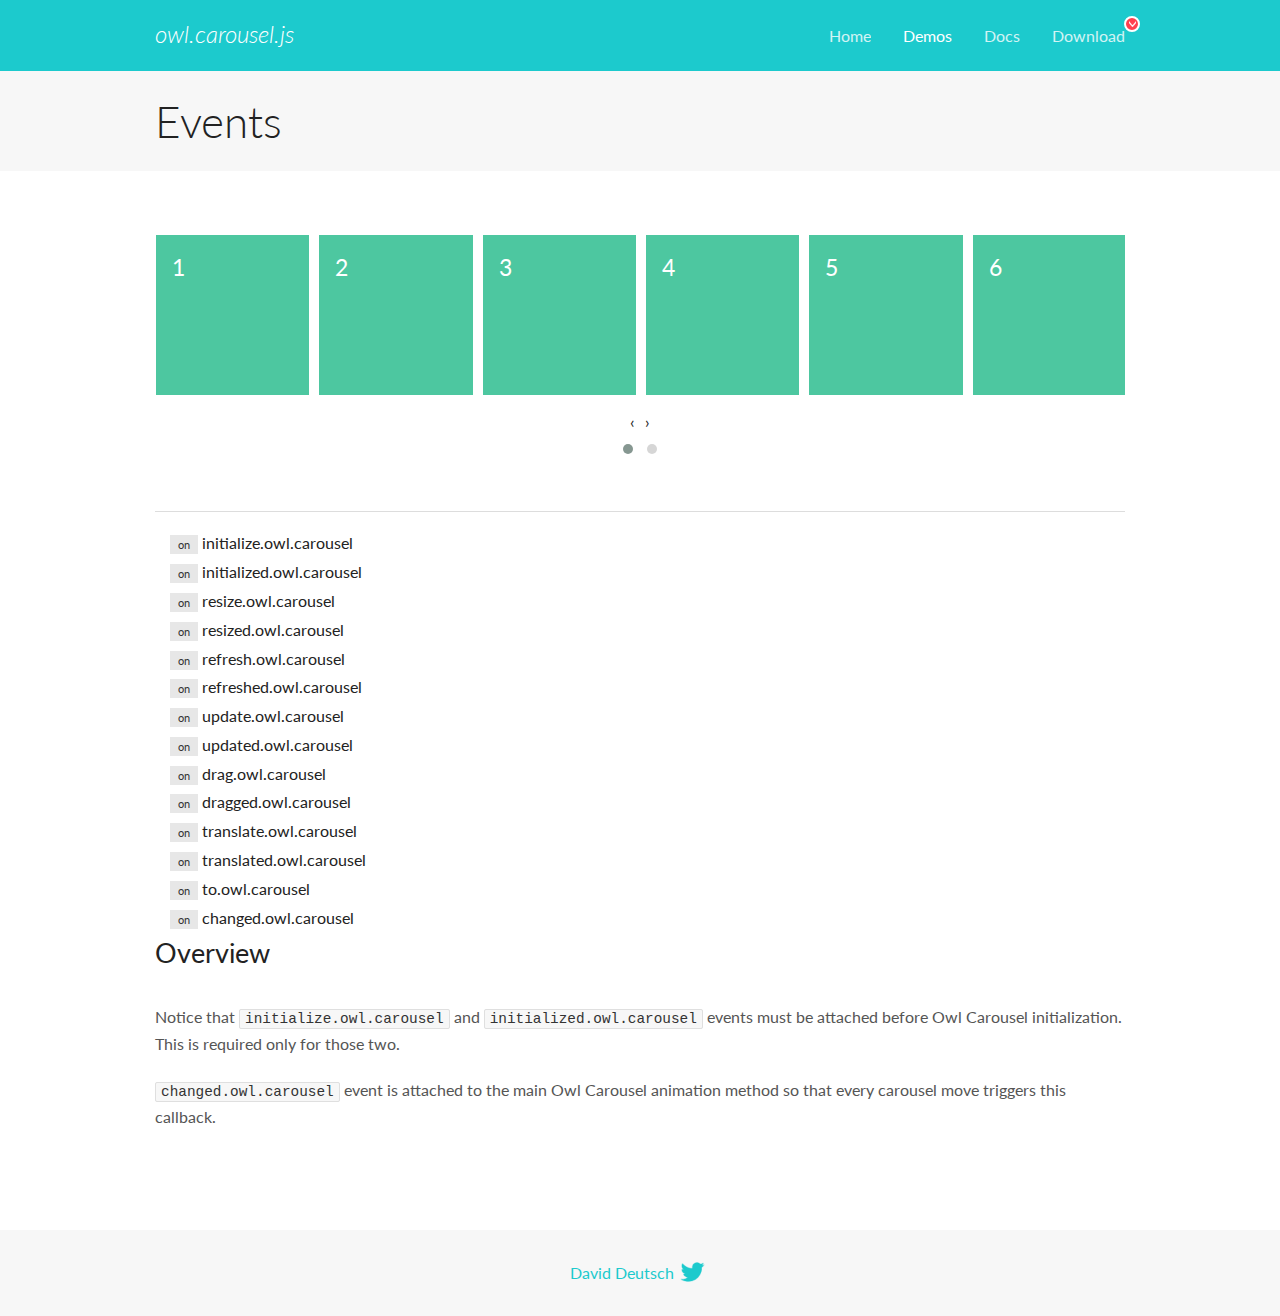
<file: OwlCarousel2-develop/OwlCarousel2-develop/docs/demos/events.html>
<!DOCTYPE html>
<html lang="en">
  <head>

    <!-- head -->
    <meta charset="utf-8">
    <meta name="msapplication-tap-highlight" content="no" />
    <meta name="viewport" content="width=device-width, initial-scale=1.0" />
    <meta name="description" content="Events usage demo">
    <meta name="author" content="David Deutsch">
    <title>
      Events Demo | Owl Carousel | 2.3.4
    </title>

    <!-- Stylesheets -->
    <link href='https://fonts.googleapis.com/css?family=Lato:300,400,700,400italic,300italic' rel='stylesheet' type='text/css'>
    <link rel="stylesheet" href="../assets/css/docs.theme.min.css">

    <!-- Owl Stylesheets -->
    <link rel="stylesheet" href="../assets/owlcarousel/assets/owl.carousel.min.css">
    <link rel="stylesheet" href="../assets/owlcarousel/assets/owl.theme.default.min.css">

    <!-- HTML5 shim and Respond.js IE8 support of HTML5 elements and media queries -->

    <!--[if lt IE 9]>
      <script src="https://oss.maxcdn.com/libs/html5shiv/3.7.0/html5shiv.js"></script>
      <script src="https://oss.maxcdn.com/libs/respond.js/1.3.0/respond.min.js"></script>
    <![endif]-->

    <!-- Favicons -->
    <link rel="apple-touch-icon-precomposed" sizes="144x144" href="../assets/ico/apple-touch-icon-144-precomposed.png">
    <link rel="shortcut icon" href="../assets/ico/favicon.png">
    <link rel="shortcut icon" href="favicon.ico">

    <!-- Yeah i know js should not be in header. Its required for demos.-->

    <!-- javascript -->
    <script src="../assets/vendors/jquery.min.js"></script>
    <script src="../assets/owlcarousel/owl.carousel.js"></script>
  </head>
  <body>

    <!-- header -->
    <header class="header">
      <div class="row">
        <div class="large-12 columns">
          <div class="brand left">
            <h3>
              <a href="/OwlCarousel2/">owl.carousel.js</a> 
            </h3>
          </div>
          <a id="toggle-nav" class="right">
            <span></span> <span></span> <span></span> 
          </a> 
          <div class="nav-bar">
            <ul class="clearfix">
              <li> <a href="/OwlCarousel2/index.html">Home</a>  </li>
              <li class="active">
                <a href="/OwlCarousel2/demos/demos.html">Demos</a> 
              </li>
              <li> <a href="/OwlCarousel2/docs/started-welcome.html">Docs</a>  </li>
              <li>
                <a href="https://github.com/OwlCarousel2/OwlCarousel2/archive/2.3.4.zip">Download</a> 
                <span class="download"></span> 
              </li>
            </ul>
          </div>
        </div>
      </div>
    </header>

    <!-- title -->
    <section class="title">
      <div class="row">
        <div class="large-12 columns">
          <h1>Events</h1>
        </div>
      </div>
    </section>

    <!--  Demos -->
    <section id="demos">
      <div class="row">
        <div class="large-12 columns">
          <div class="owl-carousel owl-theme">
            <div class="item">
              <h4>1</h4>
            </div>
            <div class="item">
              <h4>2</h4>
            </div>
            <div class="item">
              <h4>3</h4>
            </div>
            <div class="item">
              <h4>4</h4>
            </div>
            <div class="item">
              <h4>5</h4>
            </div>
            <div class="item">
              <h4>6</h4>
            </div>
            <div class="item">
              <h4>7</h4>
            </div>
            <div class="item">
              <h4>8</h4>
            </div>
            <div class="item">
              <h4>9</h4>
            </div>
            <div class="item">
              <h4>10</h4>
            </div>
            <div class="item">
              <h4>11</h4>
            </div>
            <div class="item">
              <h4>12</h4>
            </div>
          </div>
          <hr>
          <div class="large-12 columns callbacks">
            <div><span class="label secondary initialize">on</span>  initialize.owl.carousel </div>
            <div><span class="label secondary initialized">on</span>  initialized.owl.carousel </div>
            <div><span class="label secondary resize">on</span>  resize.owl.carousel </div>
            <div><span class="label secondary resized">on</span>  resized.owl.carousel </div>
            <div><span class="label secondary refresh">on</span>  refresh.owl.carousel </div>
            <div><span class="label secondary refreshed">on</span>  refreshed.owl.carousel </div>
            <div><span class="label secondary update">on</span>  update.owl.carousel </div>
            <div><span class="label secondary updated">on</span>  updated.owl.carousel </div>
            <div><span class="label secondary drag">on</span>  drag.owl.carousel </div>
            <div><span class="label secondary dragged">on</span>  dragged.owl.carousel </div>
            <div><span class="label secondary translate">on</span>  translate.owl.carousel </div>
            <div><span class="label secondary translated">on</span>  translated.owl.carousel </div>
            <div><span class="label secondary to">on</span>  to.owl.carousel </div>
            <div><span class="label secondary changed">on</span>  changed.owl.carousel </div>
          </div>
          <h3 id="overview">Overview</h3>
          <p>Notice that <code>initialize.owl.carousel</code> and <code>initialized.owl.carousel</code> events must be attached before Owl Carousel initialization. This is required only for those two.</p>
          <p><code>changed.owl.carousel</code> event is attached to the main Owl Carousel animation method so that every carousel move triggers this callback.</p>
          <script>
            jQuery(document).ready(function($) {
              var owl = $('.owl-carousel');
              owl.on('initialize.owl.carousel initialized.owl.carousel ' +
                'initialize.owl.carousel initialize.owl.carousel ' +
                'resize.owl.carousel resized.owl.carousel ' +
                'refresh.owl.carousel refreshed.owl.carousel ' +
                'update.owl.carousel updated.owl.carousel ' +
                'drag.owl.carousel dragged.owl.carousel ' +
                'translate.owl.carousel translated.owl.carousel ' +
                'to.owl.carousel changed.owl.carousel',
                function(e) {
                  $('.' + e.type)
                    .removeClass('secondary')
                    .addClass('success');
                  window.setTimeout(function() {
                    $('.' + e.type)
                      .removeClass('success')
                      .addClass('secondary');
                  }, 500);
                });
              owl.owlCarousel({
                loop: true,
                nav: true,
                lazyLoad: true,
                margin: 10,
                video: true,
                responsive: {
                  0: {
                    items: 1
                  },
                  600: {
                    items: 3
                  },
                  960: {
                    items: 5,
                  },
                  1200: {
                    items: 6
                  }
                }
              });
            });
          </script>
        </div>
      </div>
    </section>

    <!-- footer -->
    <footer class="footer">
      <div class="row">
        <div class="large-12 columns">
          <h5>
            <a href="/OwlCarousel2/docs/support-contact.html">David Deutsch</a> 
            <a id="custom-tweet-button" href="https://twitter.com/share?url=https://github.com/OwlCarousel2/OwlCarousel2&text=Owl Carousel - This is so awesome! " target="_blank"></a> 
          </h5>
        </div>
      </div>
    </footer>

    <!-- vendors -->
    <script src="../assets/vendors/highlight.js"></script>
    <script src="../assets/js/app.js"></script>
  </body>
</html>
</file>
<file: style.css>
*{
   margin: 0 !important; box-sizing: border-box !important; padding: 0px !important;
}
.slider{
    height: 550px !important;
}
.user{
    font-size: 100px !important;
    
}
.fa-shopping-cart{
    cursor: pointer;
}
.login{
    width: 35% !important;
}
.fa-eye-slash{
    margin-top: 0 !important;
    position: relative;
    left: -20px;
    bottom: 35px;
    display: none;
    cursor: pointer;
}
.fa-eye{
    margin-top: 0 !important;
    position: relative;
    left: -20px;
    bottom: 35px;   
    cursor: pointer;
}
.sun{
    display: none;
    cursor: pointer;
}
.moon{
    cursor: pointer;
}
.pic{
    width: 50% !important;
    background-color: black;
}
.owl-carousel div img{
    width: 80% !important;
    display: inline-block;
}
.owl-carousel{
    display: inline-block;
    direction: ltr;
}
.a54{
    width: 50% !important;
    text-align: center;
    
}

.a24{
    width: 50% !important;
    text-align: center;
    
}

.a34{
    width: 45% !important;
    text-align: center;
    
}


.a14{
    width: 40% !important;
    text-align: center;
    
}


.s21{
    width: 50% !important;
    text-align: center;
    
}

.s23ultra{
        width: 50% !important;
        text-align: center;
        }

        .s23fe{
            width: 50% !important;
            text-align: center;
            }
    .owl-nav{
        margin: 10px !important;
        font-size: xx-large;
    }

    .ip13{
        width: 40% !important;
        text-align: center;
        
    }

    .ip13pro{
        width: 40% !important;
        text-align: center;
        
    }

    .ip13promax{
        width: 65% !important;
        text-align: center;
        
    }
    

    .ip14pro{
        width: 48% !important;
        text-align: center;
        
    }

    .ip15{
        width: 60% !important;
        text-align: center;
        
    }

    .ip15pro{
        width: 38% !important;
        text-align: center;
        
    }

    .ip15promax{
        width: 38% !important;
        text-align: center;
        
    }


    .note11{
        width: 50% !important;
        text-align: center;
        
    }

    .pocom4{
        width: 50% !important;
        text-align: center;
        
    }

    .pocox4{
        width: 50% !important;
        text-align: center;
        
    }

    .redmi10{
        width: 50% !important;
        text-align: center;
        
    }

    .redminote12{
        width: 50% !important;
        text-align: center;
        
    }


    .t11tpro{

        width: 50% !important;
        text-align: center;
    }
    .navbar{
        color: black !important;
    }

    .pic_counterup{
   
       width: 30% !important;
       height: 300px;
       border-radius: 50px;
      
    }

    .counterup{
    position: relative;
    top: 200px;
    right: 100px;
      width: 30%;
      height: 300px;
      border-radius: 50px;
      text-align: center;
      color: white;
      background-color: black;
      
    }
    .mobile{
        border-radius: 50px;
        height: 500px;
        width: 80%;
        margin-right:130px !important;
       
    }

    .card-img-top{
       height: 300px;
    }

    .about{
        background-color: #222222;
       margin: 0 auto;
        height: 300px;
        
    }

    a{
        text-decoration: none;
        color: white;
    }

    .pages{
      background-color :#222222;
      color: white;
      height: 80px;
     line-height: 50px;
       
    }

    .icon{
        float: left;
        width: 4%;
        cursor: pointer;
        text-align: center !important;
        background-color :#222222;
    }



    .slide{
        position: relative;
        display: none;
        animation: fade 1s;
    }
    @keyframes fade{
        from{opacity: 0.7;
        }
        to{opacity: 1;}
        
    }
    .slide:first-child{
        display: block;
    }
    .slide img{
        width: 50%;
        height: 560px !important;
       
        
    }
    .next_icon{
        font-size: 40px;
        font-weight: bold;
        color: lightgray;
        position: absolute;
        top: 60%;
        right: 5px;
        cursor: pointer;
    }
    .prv_icon{
        font-size: 40px;
        font-weight: bold;
        color: lightgray;
        position: absolute;
        top: 60%;
        left: 5px;
        cursor: pointer;
    }

    @media only screen and (max-width: 500px){


        .slide img{
            width: 99%;
            height: 250px;
        }
        .next_icon{display: none;}
        .prv_icon{display: none;}

      
        .about{
            width: 70% ;
        }
        .icon{
            width: 15% !important;
            margin: 0px  !important;
            
            
          }

        .pages{
            height: 125px !important;
        }

        .owl-carousel{
            margin-top: 0px !important;
        }
        .samsungg{
            margin-top: 0px !important;
        }
        .iphonee{
            margin-top: 0px !important;
        }
        .xiaomii{
            margin-top: 0px !important;
        }
        .moon{
            margin: 10px !important;
            margin-right: 0px !important;
        }
        .sun{
            margin: 10px !important;
            margin-right: 0px !important;
        }

    }





    @media only screen and (max-width:700px){
        .slide img{
            width: 99% !important;
            height: 250px !important;
        }
     
    }

    @media only screen and (max-width:900px){
        .slide img{
            width: 99% !important;
            height: 500px;
        }
        .about{
         
            margin-right: 160px ;
            width: 70% !important;
        }
    }

    @media only screen and (max-width:1200px){
        .slide img{
            width: 99% !important;
            height: 500px ;
        }
      .about{
        display: inline-block !important;
      }
    }

    @media only screen and (max-width:1400px){
        .slide img{
            width: 99% !important;
            height: 500px ;
        }
    }

    @media only screen and (max-width:500px){
        .about{
            width: 70% ;
        }
        .icon{
            width: 15% !important;
            margin: 0px  !important;
            
            
          }

        .pages{
            height: 125px !important;
        }

        .owl-carousel{
            margin-top: 0px !important;
        }
        .samsungg{
            margin-top: 0px !important;
        }
        .iphonee{
            margin-top: 0px !important;
        }
        .xiaomii{
            margin-top: 0px !important;
        }
        .moon{
            margin: 10px !important;
            margin-right: 0px !important;
        }
        .sun{
            margin: 10px !important;
            margin-right: 0px !important;
        }
    }

    @media only screen and (max-width:700px){
        .about{
            width: 70%  ;
            margin-right: 60px !important;
        }
        

        .pages{
            height: 80px !important;
        }

        .owl-carousel{
            margin-top: 0px !important;
        }
        .samsungg{
            margin-top: 0px !important;
        }
        .iphonee{
            margin-top: 0px !important;
        }
        .xiaomii{
            margin-top: 0px !important;
        }
        .moon{
            margin: 10px !important;
            margin-right: 0px !important;
        }
        .sun{
            margin: 10px !important;
            margin-right: 0px !important;
        }
        
    }

    .btn_a54{
        float: left;
    }

    .manfi{
        color: rgb(126, 8, 8);
    }
    .mosbat{
        color: rgb(7, 145, 19);
    }
 
    .color_button{
        color: black !important;
    }
    .card{
        width: 20% !important;
        border: 1px solid black;
        padding: 0px !important;
        
    }

    .list-group-item{
        border-bottom: 1px solid black;
        
    }

    button{
        padding: 5px !important;
    }

    .card{
        margin-right: 100px !important;
    }

    @media only screen and (max-width:500px){

        .card{
            width: 50% !important;
            
        }
        .login{
            width: 70% !important;
        }
    }

    .login_input{
        border: 1px solid black;
    }
</file>
